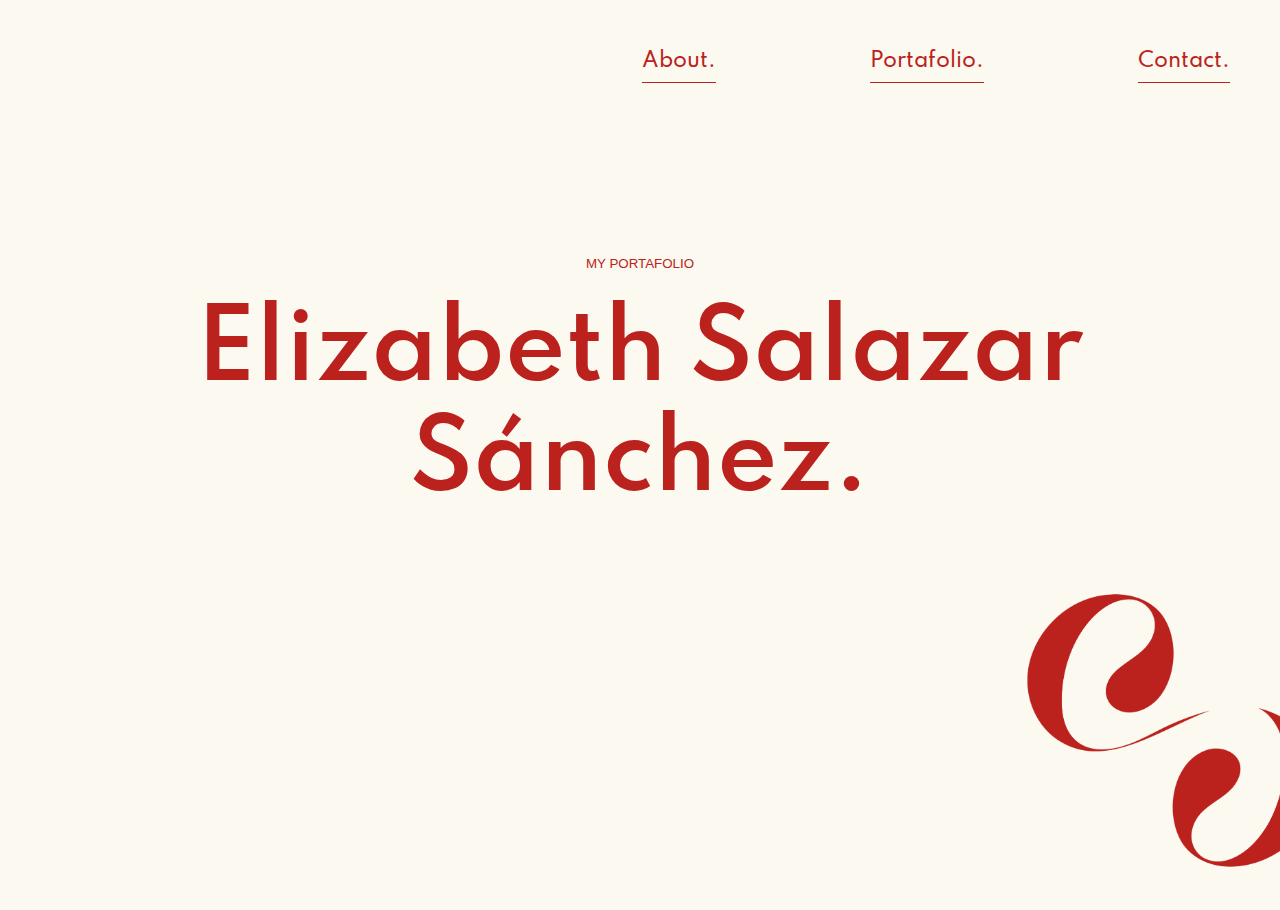
<file: index.html>
<!DOCTYPE html>
<html lang="en">
  <head>
    <meta charset="UTF-8" />
    <meta name="viewport" content="width=device-width, initial-scale=1.0" />
    <title>e.portfolio</title>
    <link rel="stylesheet" href="website.css" />
    <link rel="stylesheet" type="text" href="fonts.css" />
    <link rel="icon" type="image/x-icon" href="LOGOS/ESS-03.png" />
  </head>
  <style>
    * div {
      background-color: #fcf9f0;
      background-size: cover;
    }
  </style>
  <body>
    <div class="main">
      <div class="menu">
        <ul>
          <li><a href="./About.html">About.</a></li>
          <li><a href="./Portafolio.html">Portafolio.</a></li>
          <li><a href="./Contact.html">Contact.</a></li>
        </ul>
      </div>
    </div>
    <div>
      <p
        style="
          font-family: Arial, Helvetica, sans-serif;
          font-size: 10pt;
          color: #bb221d;
          position: centers;
          text-align: center;
          padding-top: 20%;
        "
      >
        MY PORTAFOLIO
      </p>
      <h1
        style="
          font-family: SpartanSB;
          font-style: bold;
          font-size: 70pt;
          color: #bb221d;
          position: centers;
          text-align: center;
          padding-top: -20%;
          margin-top: 2%;
          margin: center;
        "
      >
        Elizabeth Salazar Sánchez.
      </h1>
      <img
        style="
          width: 350px;
          position: relative;
          margin-left: 78%;
          margin-top: 3%;
          opacity: 100%;
        "
        src="LOGOS/ESS-03.png"
      />
    </div>
  </body>
</html>
</file>
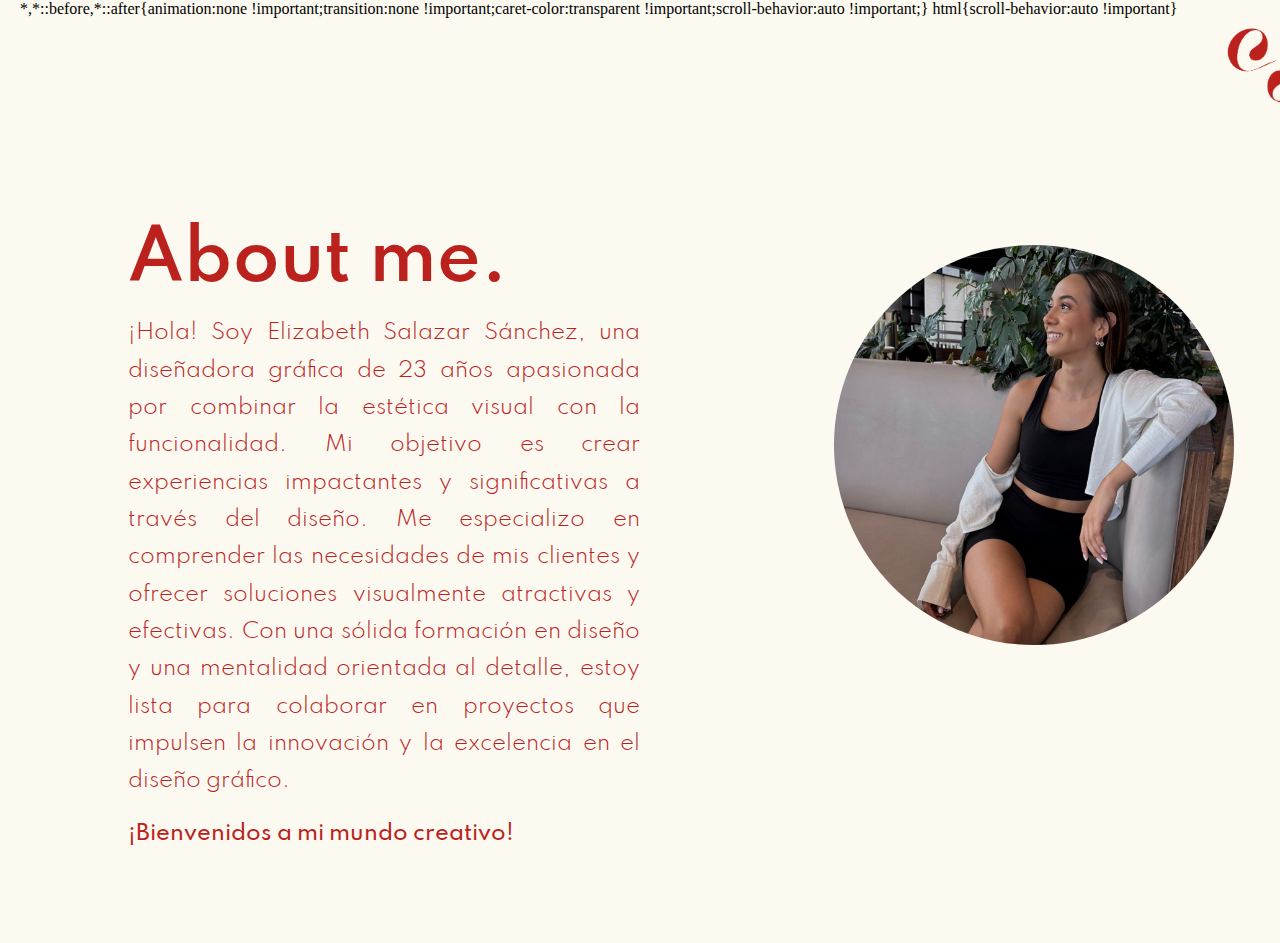
<file: About.html>
<!DOCTYPE html>
<html lang="en">
  <head>
    <meta charset="UTF-8" />
    <meta name="viewport" content="width=device-width, initial-scale=1.0" />
    <link rel="stylesheet" href="about.css" />
    <link rel="stylesheet" type="text" href="fonts.css" />
    <link rel="icon" type="image/x-icon" href="LOGOS/ESS-03.png" />
  </head>
  <style></style>
  <body>
    <div class="icon">
      <a href="./index.html" class="icon">
        <img style="width: 95px" src="LOGOS/ESS-03.png" />
      </a>
    </div>
    <div class="container">
      <h1
        style="
          font-family: SpartanSB;
          font-style: bold;
          font-size: 50pt;
          color: #bb221d;
          position: left;
          text-align: left;
          margin-top: 3%;
        "
      >
        About me.
      </h1>
      <p
        style="
          font-family: SpartanLight;
          font-style: bold;
          font-size: 16pt;
          line-height: 28pt;
          color: #bb221d;
          position: left;
          text-align: justify;
          padding-top: -20%;
          margin-top: 3%;
        "
      >
        ¡Hola! Soy Elizabeth Salazar Sánchez, una diseñadora gráfica de 23 años
        apasionada por combinar la estética visual con la funcionalidad. Mi
        objetivo es crear experiencias impactantes y significativas a través del
        diseño. Me especializo en comprender las necesidades de mis clientes y
        ofrecer soluciones visualmente atractivas y efectivas. Con una sólida
        formación en diseño y una mentalidad orientada al detalle, estoy lista
        para colaborar en proyectos que impulsen la innovación y la excelencia
        en el diseño gráfico.
      </p>
      <p
        style="
          font-family: SpartanMedium;
          font-style: bold;
          font-size: 16pt;
          line-height: 28pt;
          color: #bb221d;
          position: left;
          text-align: justify;
          padding-top: -20%;
          margin-top: 3%;
        "
      >
        ¡Bienvenidos a mi mundo creativo!
      </p>
    </div>
    <div class="imagecontainer">
      <img src="ess.jpg" />
    </div>
  </body>
</html>
</file>
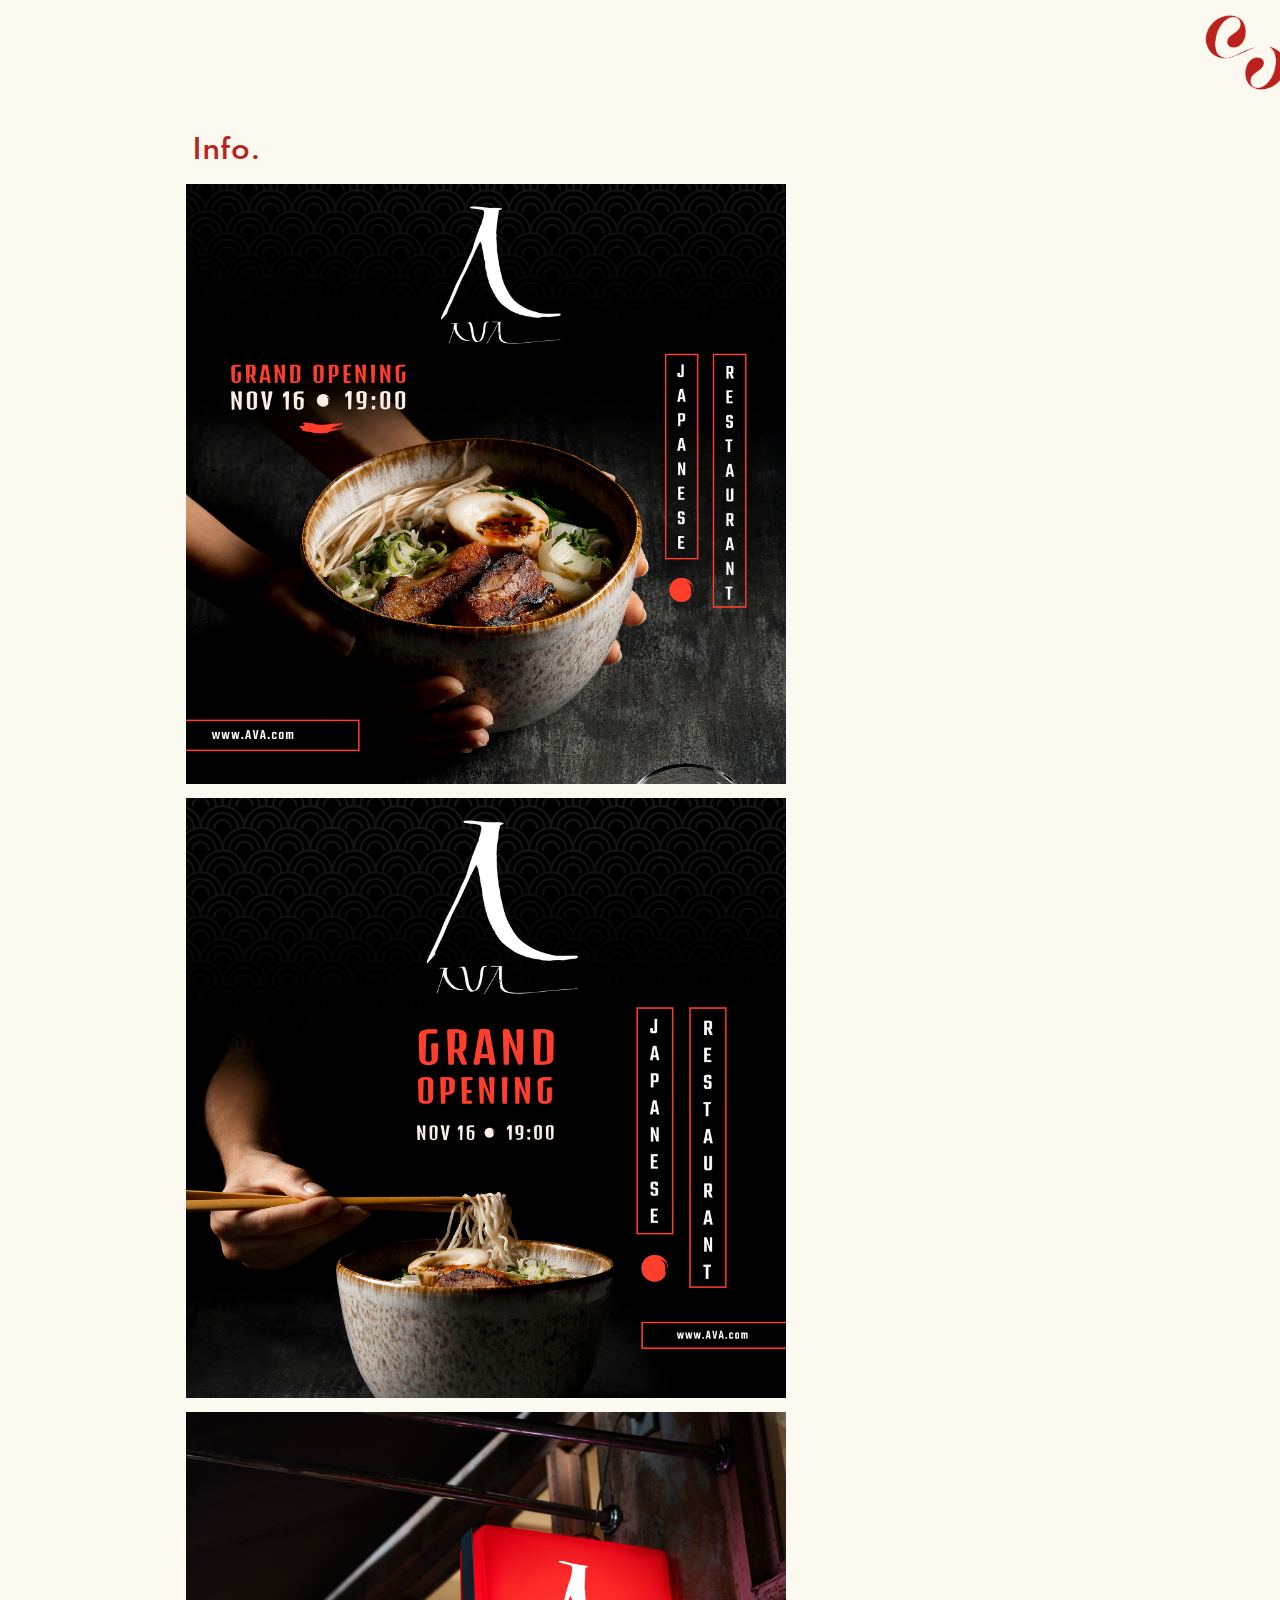
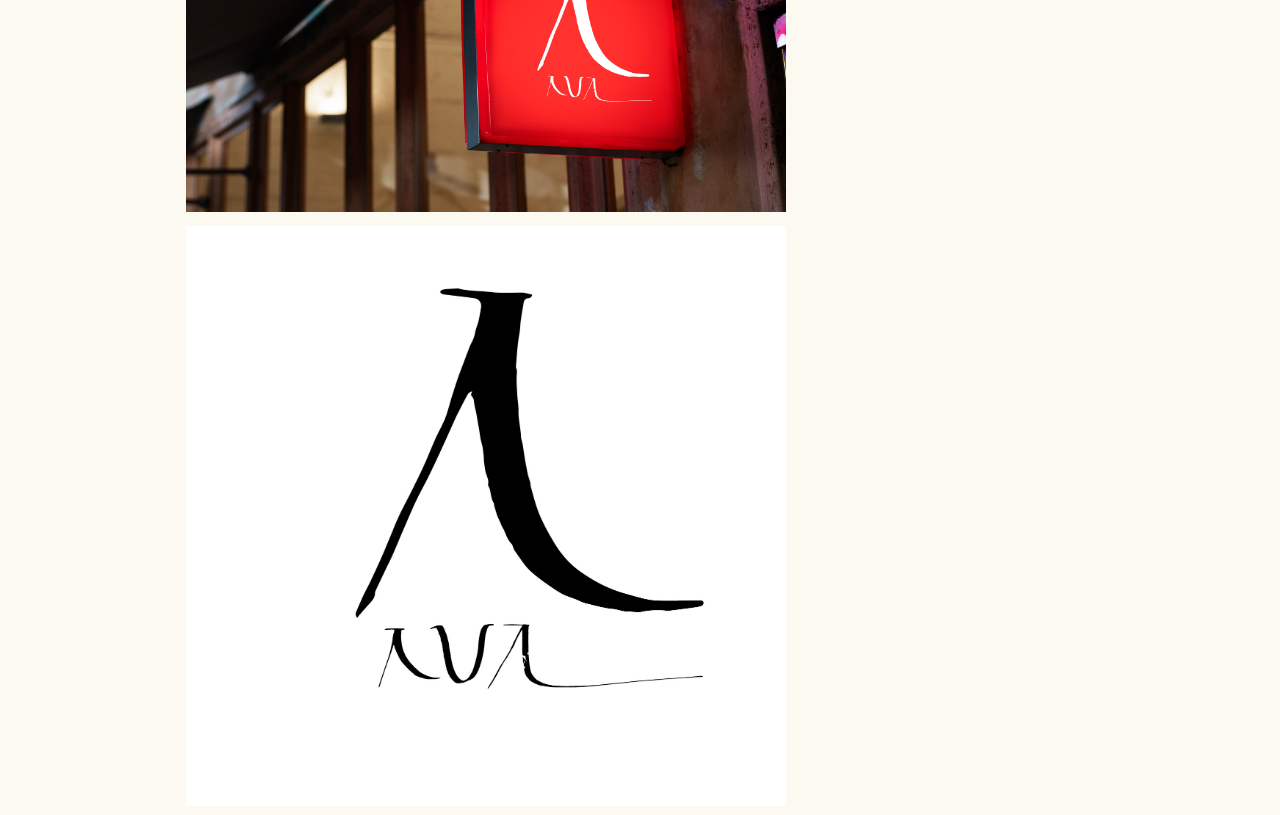
<file: ava.html>
<!DOCTYPE html>
<html lang="en">
  <head>
    <meta charset="UTF-8" />
    <meta name="viewport" content="width=device-width, initial-scale=1.0" />
    <title>e.portfolio</title>
    <link rel="stylesheet" href="ava.css" />
    <link rel="stylesheet" type="text" href="fonts.css" />
    <link rel="icon" type="image/x-icon" href="LOGOS/ESS-03.png" />
  </head>
  <style>
    * div {
      background-color: #fcf9f0;
    }
  </style>
  <body>
        <div class="icon">
      <a href="./Portafolio.html" class="icon">
        <img
          style="width: 95px; height: 95px"
          src="LOGOS/ESS-03.png"
        />
      </a>
      </div>
    </div>
                 <script>
      const dialog = document.querySelector("dialog");
      const showButton = document.querySelector("dialog + button");
      const closeButton = document.querySelector("dialog button");

      // "Show the dialog" button opens the dialog modally
        showButton.addEventListener("click", () => {
          dialog.showModal();
        });

        // "Close" button closes the dialog
        closeButton.addEventListener("click", () => {
          dialog.close();
        });
    </script>
    <dialog id="info." class="info">
      <p>En mi curso universitario de caligrafía,realicé la creación del nombre de una marca para un restaurante oriental, utilizando exclusivamente plumilla y tinta. Este desafío me permitió fusionar la delicadeza de la caligrafía con la rica cultura de la gastronomía oriental. Sumergido en la estética y la esencia del Lejano Oriente, se exploró diversos estilos de escritura para capturar la autenticidad y el encanto de la cocina asiática. Cada trazo, meticulosamente elaborado a mano, buscaba transmitir la elegancia y la sofisticación que se esperaría al disfrutar de una experiencia culinaria en el restaurante. El resultado final fue un nombre de marca exquisitamente diseñado, lleno de carácter y listo para adornar la entrada de un destino gastronómico único.</p>
      <button id="X" class="x">X</button>
    </dialog>
<button id="openDialog" class="Info">Info.</button>
    <div class="main">
      <div class="img">
        <img src="./AVA/A1.jpeg" />
        <img src="./AVA/A3.jpeg" />
        <img src="./AVA/A2.jpeg" />
        <img src="./AVA/A4.jpeg" />
      </div>
    </div>
       <script>
      (function () {
        var updateButton = document.getElementById("openDialog");
        var cancelButton = document.getElementById("X");
        var favDialog = document.getElementById("info.");
 
        // Update button opens a modal dialog
        updateButton.addEventListener("click", function () {
          favDialog.showModal();
        });
 
        // Form cancel button closes the dialog box
        cancelButton.addEventListener("click", function () {
          favDialog.close();
        });
      })();
    </script>
  </body>
</html>
</file>
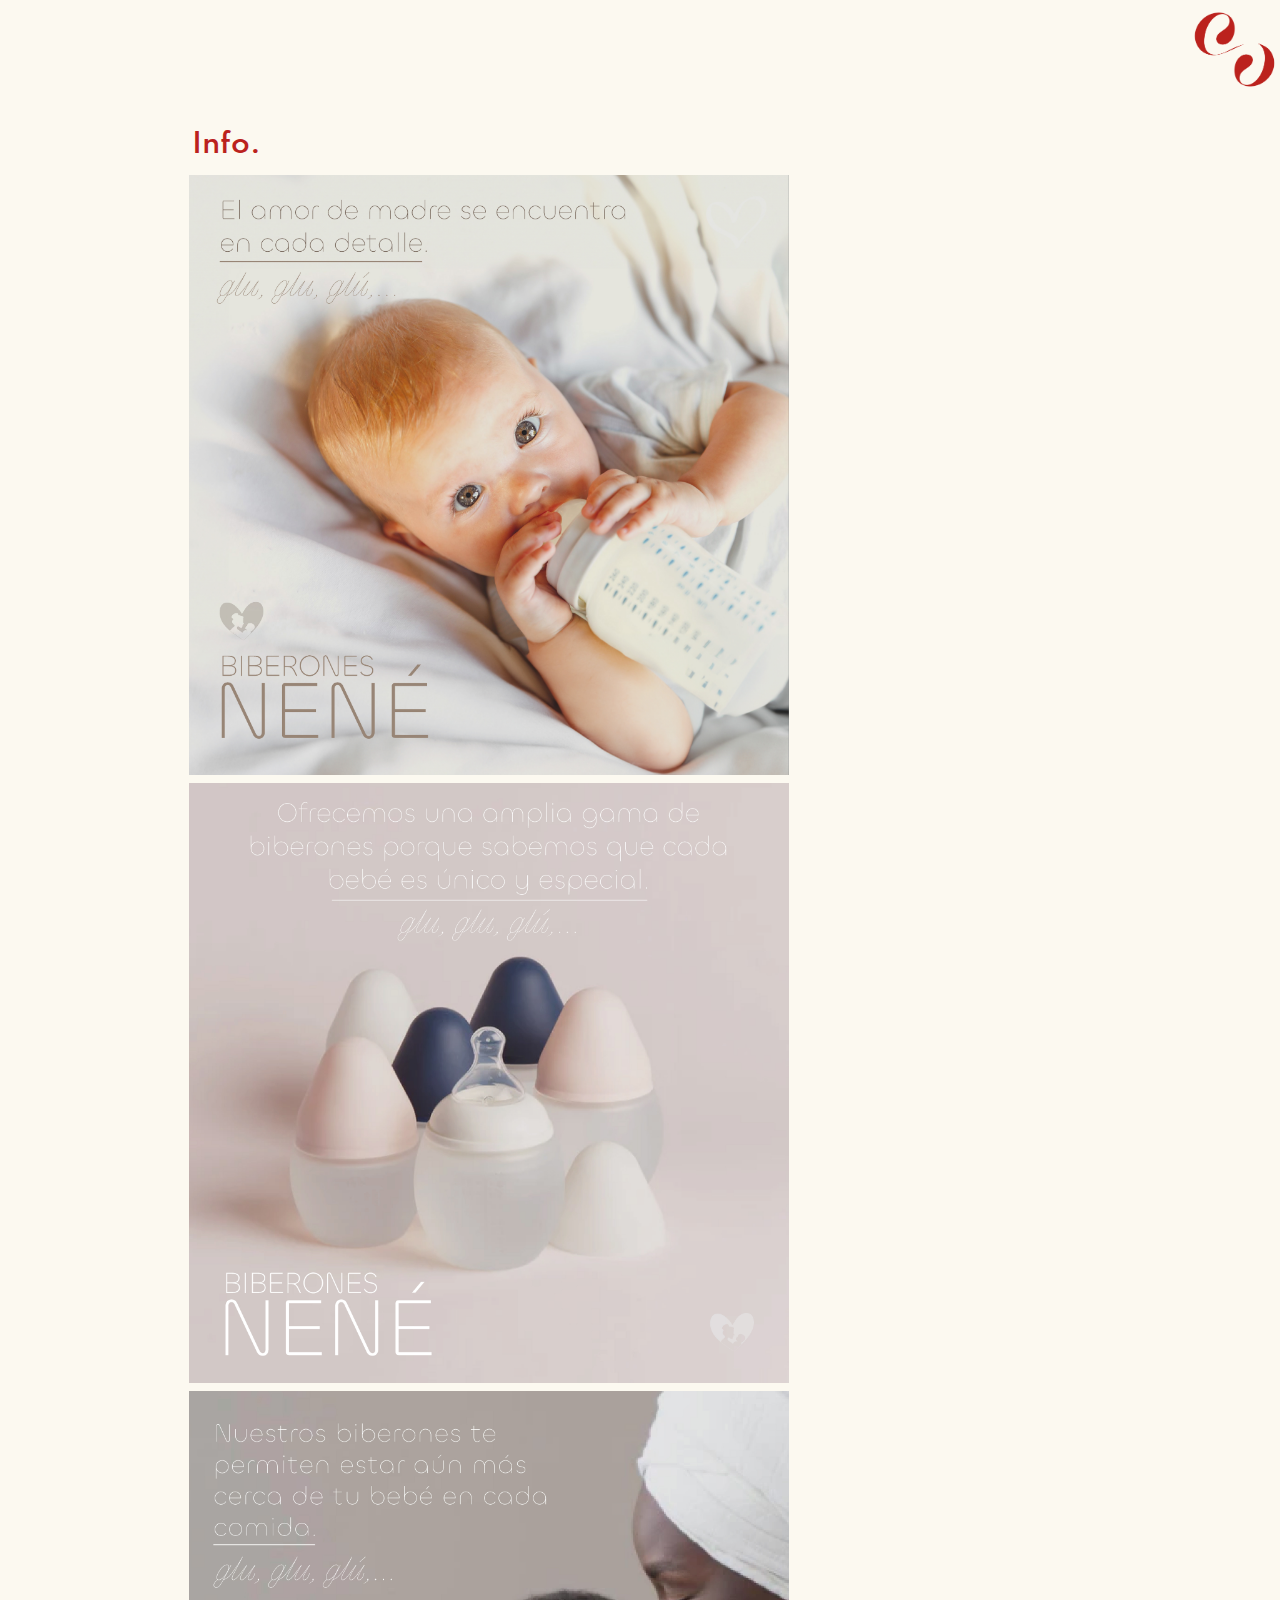
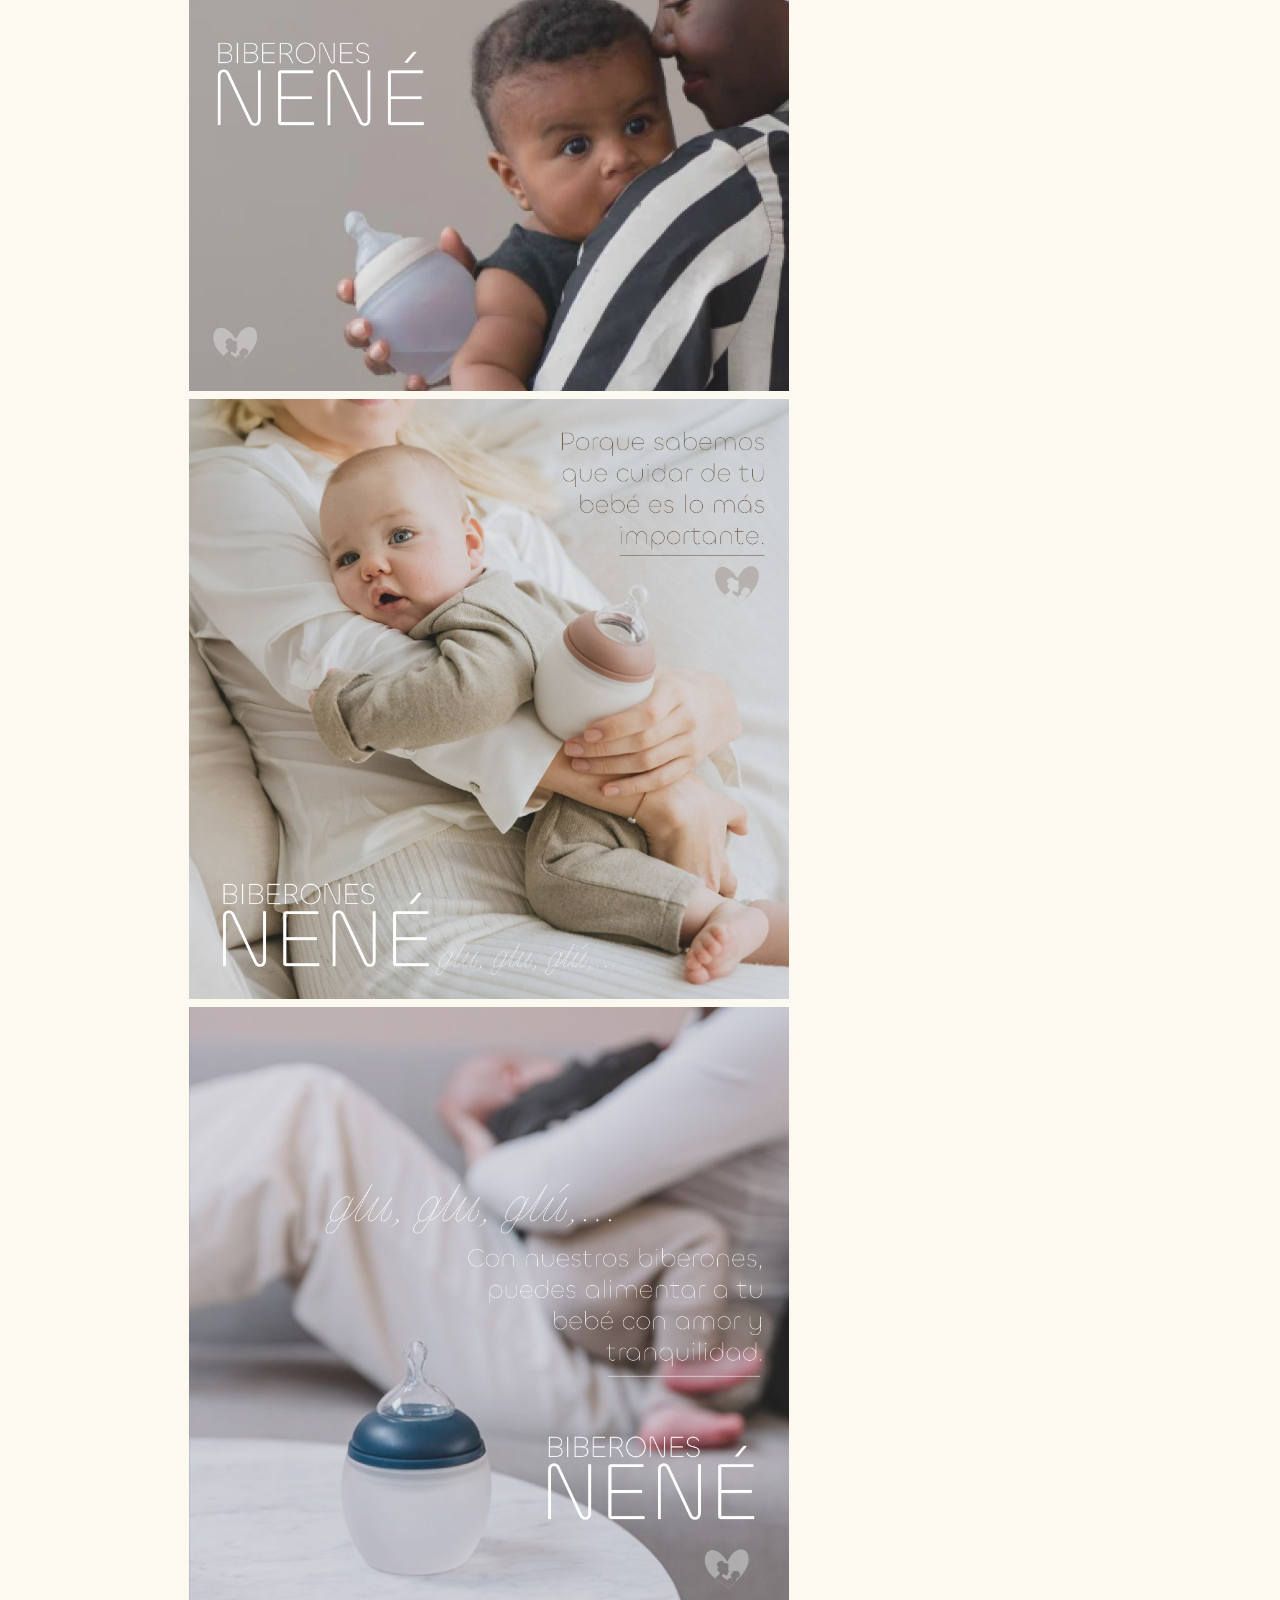
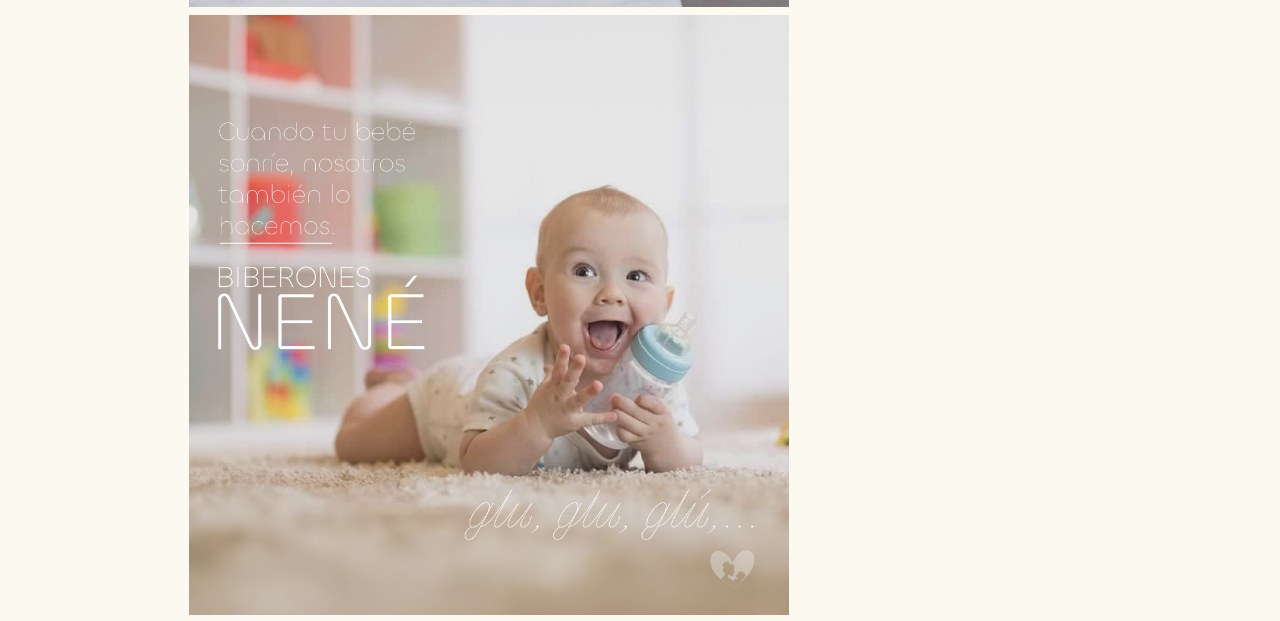
<file: biberones.html>
<!DOCTYPE html>
<html lang="en">
  <head>
    <meta charset="UTF-8" />
    <meta name="viewport" content="width=device-width, initial-scale=1.0" />
    <title>e.portfolio</title>
    <link rel="stylesheet" href="biberones.css" />
    <link rel="stylesheet" type="text" href="fonts.css" />
    <link rel="icon" type="image/x-icon" href="LOGOS/ESS-03.png" />
  </head>
  <style>
    * div {
      background-color: #fcf9f0;
    }
  </style>
  <body>
        <div class="icon">
      <a href="./Portafolio.html" class="icon">
        <img
          style="width: 95px; height: 95px"
          src="LOGOS/ESS-03.png"
        />
      </a>
      </div>
    </div>
             <script>
      const dialog = document.querySelector("dialog");
      const showButton = document.querySelector("dialog + button");
      const closeButton = document.querySelector("dialog button");

      // "Show the dialog" button opens the dialog modally
        showButton.addEventListener("click", () => {
          dialog.showModal();
        });

        // "Close" button closes the dialog
        closeButton.addEventListener("click", () => {
          dialog.close();
        });
    </script>
    <dialog id="info." class="info">
      <p>En este proyecto universitario, me embarqué en la creación de una campaña publicitaria para promocionar unos biberones. Desde la estética hasta los copys, el eslogan y el logo, me sumergí en cada detalle para desarrollar una campaña coherente y atractiva. Utilicé imágenes encontradas en internet para ilustrar mis conceptos y mensajes publicitarios. Mi objetivo era demostrar mi capacidad para crear una identidad de marca sólida y comunicar eficazmente los beneficios de los biberones en un mercado competitivo. A través de este proyecto, adquirí experiencia práctica en el diseño publicitario y la gestión de campañas, preparándome para desafíos futuros en el campo de la comunicación visual.</p>
      <button id="X" class="x">X</button>
    </dialog>
<button id="openDialog" class="Info">Info.</button>
    <div class="main">
      <div class="img">
        <img src="./BIBERONES/B1.jpeg" />
        <img src="./BIBERONES/B2.jpeg" />
        <img src="./BIBERONES/B3.jpeg" />
        <img src="./BIBERONES/B4.jpeg" />
        <img src="./BIBERONES/B5.jpeg" />
        <img src="./BIBERONES/B6.jpeg" />
      </div>
    </div>
        <script>
      (function () {
        var updateButton = document.getElementById("openDialog");
        var cancelButton = document.getElementById("X");
        var favDialog = document.getElementById("info.");
 
        // Update button opens a modal dialog
        updateButton.addEventListener("click", function () {
          favDialog.showModal();
        });
 
        // Form cancel button closes the dialog box
        cancelButton.addEventListener("click", function () {
          favDialog.close();
        });
      })();
    </script>
  </body>
</html>
</file>
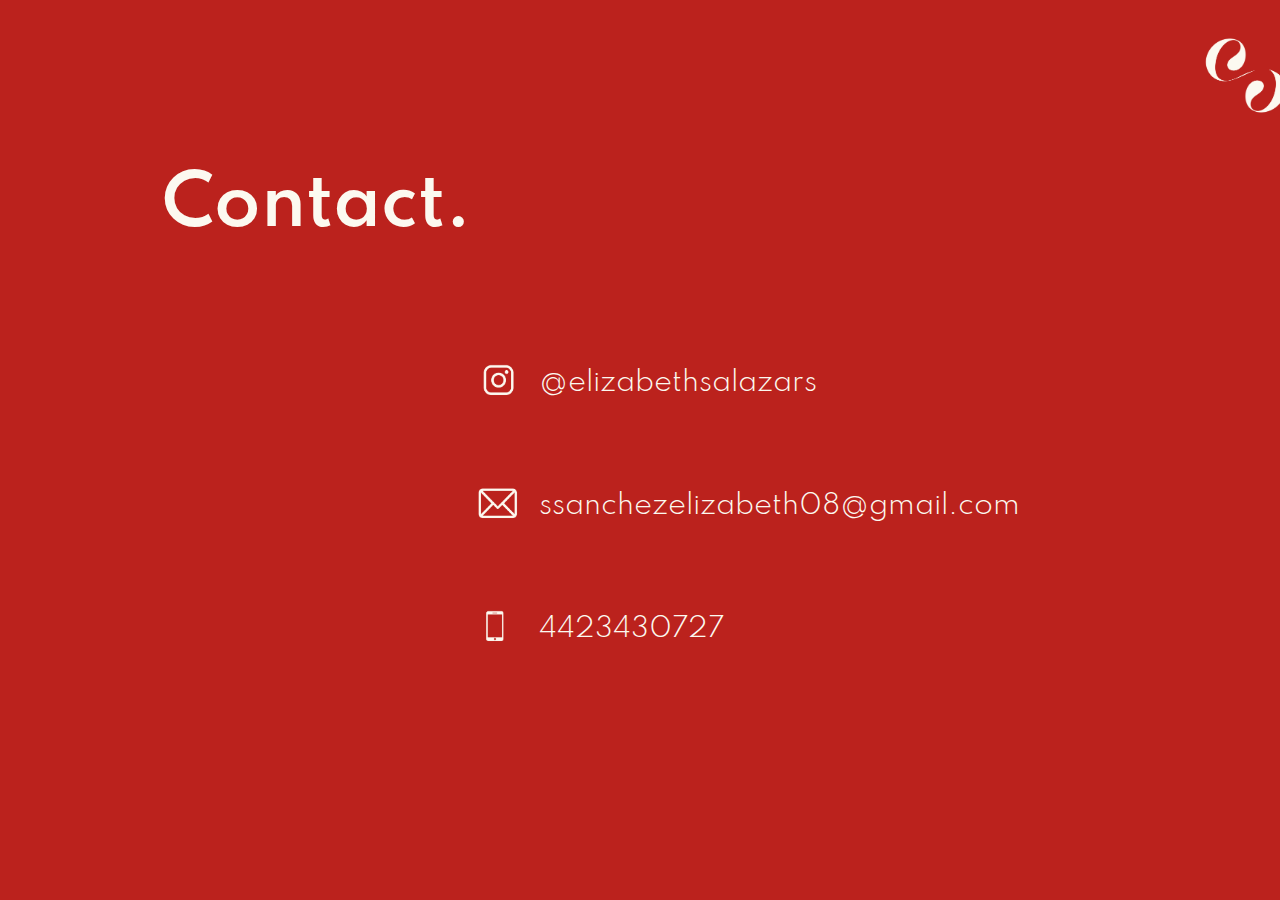
<file: Contact.html>
<!DOCTYPE html>
<html lang="en">
  <head>
    <meta charset="UTF-8" />
    <meta name="viewport" content="width=device-width, initial-scale=1.0" />
    <title>e.portfolio</title>
    <link rel="stylesheet" href="Contact.css" />
    <link rel="stylesheet" type="text" href="fonts.css" />
    <link rel="icon" type="image/x-icon" href="LOGOS/ESS-03.png" />
  </head>
  <style></style>
  <body>
    <div class="icon">
      <a href="./index.html" class="icon">
        <img
          style="width: 95px; height: 95px"
          src="LOGOS/logo es-INVERT-03.png"
        />
      </a>
    </div>
    <div class="main">
      <h1
        style="
          font-family: SpartanSB;
          font-style: bold;
          font-size: 50pt;
          color: #fcf9f0;
          position: left;
          text-align: left;
          margin-top: 0%;
          margin-left: 10%;
        "
      >
        Contact.
      </h1>
    </div>
    <div class="body">
      <div class="container">
        <img src="./icons/INVERT-02.png" />
        <p>@elizabethsalazars</p>
        <br />
        <br />
        <br />
        <br />
        <img src="./icons/INVERT-03.png" />
        <p>ssanchezelizabeth08@gmail.com</p>
        <br />
        <br />
        <br />
        <br />
        <img src="./icons/INVERT-01.png" />
        <p>4423430727</p>
      </div>
    </div>
  </body>
</html>
</file>
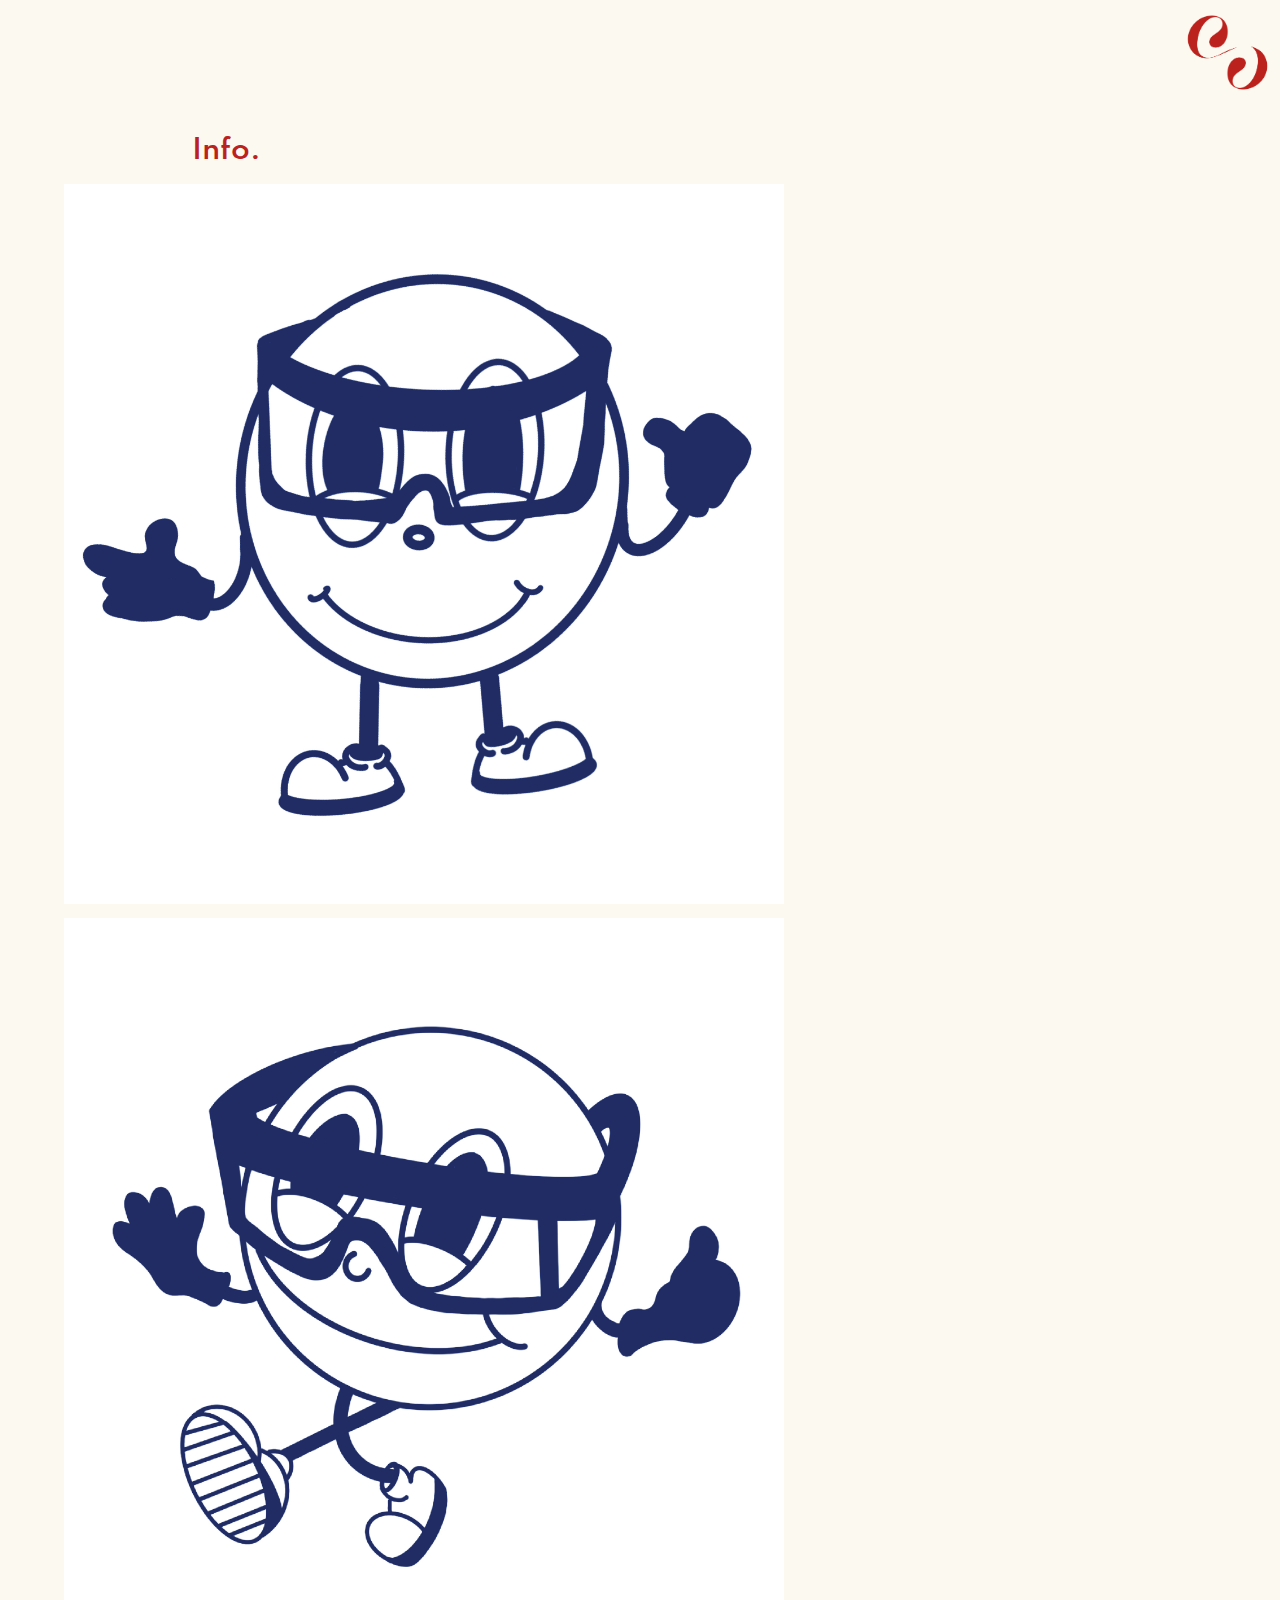
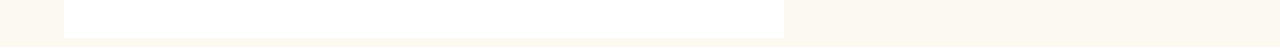
<file: dibujo.html>
<!DOCTYPE html>
<html lang="en">
  <head>
    <meta charset="UTF-8" />
    <meta name="viewport" content="width=device-width, initial-scale=1.0" />
    <title>e.portfolio</title>
    <link rel="stylesheet" href="dibujo.css" />
    <link rel="stylesheet" type="text" href="fonts.css" />
   <link rel="icon" type="image/x-icon" href="LOGOS/ESS-03.png" />
  </head>
  <style>
    * div {
      background-color: #fcf9f0;
    }
  </style>
  <body>
        <div class="icon">
      <a href="./Portafolio.html" class="icon">
        <img
          style="width: 95px; height: 95px"
          src="LOGOS/ESS-03.png"
        />
      </a>
      </div>
     <script>
      const dialog = document.querySelector("dialog");
      const showButton = document.querySelector("dialog + button");
      const closeButton = document.querySelector("dialog button");

      // "Show the dialog" button opens the dialog modally
        showButton.addEventListener("click", () => {
          dialog.showModal();
        });

        // "Close" button closes the dialog
        closeButton.addEventListener("click", () => {
          dialog.close();
        });
    </script>
    <dialog id="info." class="info">
      <p>Este proyecto consistió en el diseño de una mascota visual para una empresa ficticia. La tarea era crear una representación gráfica que no solo identificara a la empresa, sino que también comunicara sus valores y el campo en el que opera. Me sumergí en la investigación del sector y los valores de la empresa para comprender su identidad. A partir de ahí, desarrollé varios conceptos y bocetos, explorando diferentes formas, colores y elementos visuales. El objetivo era crear una mascota que fuera memorable y que resonara con el público objetivo, al tiempo que reflejara la esencia y la misión de la empresa. El resultado final fue una mascota visual que encapsulaba la personalidad y el propósito de la empresa, lista para ser utilizada como parte de su identidad visual.</p>
      <button id="X" class="x">X</button>
    </dialog>
<button id="openDialog" class="Info">Info.</button>
    </div>
    <div class="main">
      <div class="img">
        <img src="./AURUM CHEMICALS/A-01.jpg" />
        <img src="./AURUM CHEMICALS/A-02.jpg" />
      </div>
    </div>
    <script>
      (function () {
        var updateButton = document.getElementById("openDialog");
        var cancelButton = document.getElementById("X");
        var favDialog = document.getElementById("info.");
 
        // Update button opens a modal dialog
        updateButton.addEventListener("click", function () {
          favDialog.showModal();
        });
 
        // Form cancel button closes the dialog box
        cancelButton.addEventListener("click", function () {
          favDialog.close();
        });
      })();
    </script>
  </body>
</html>
</file>
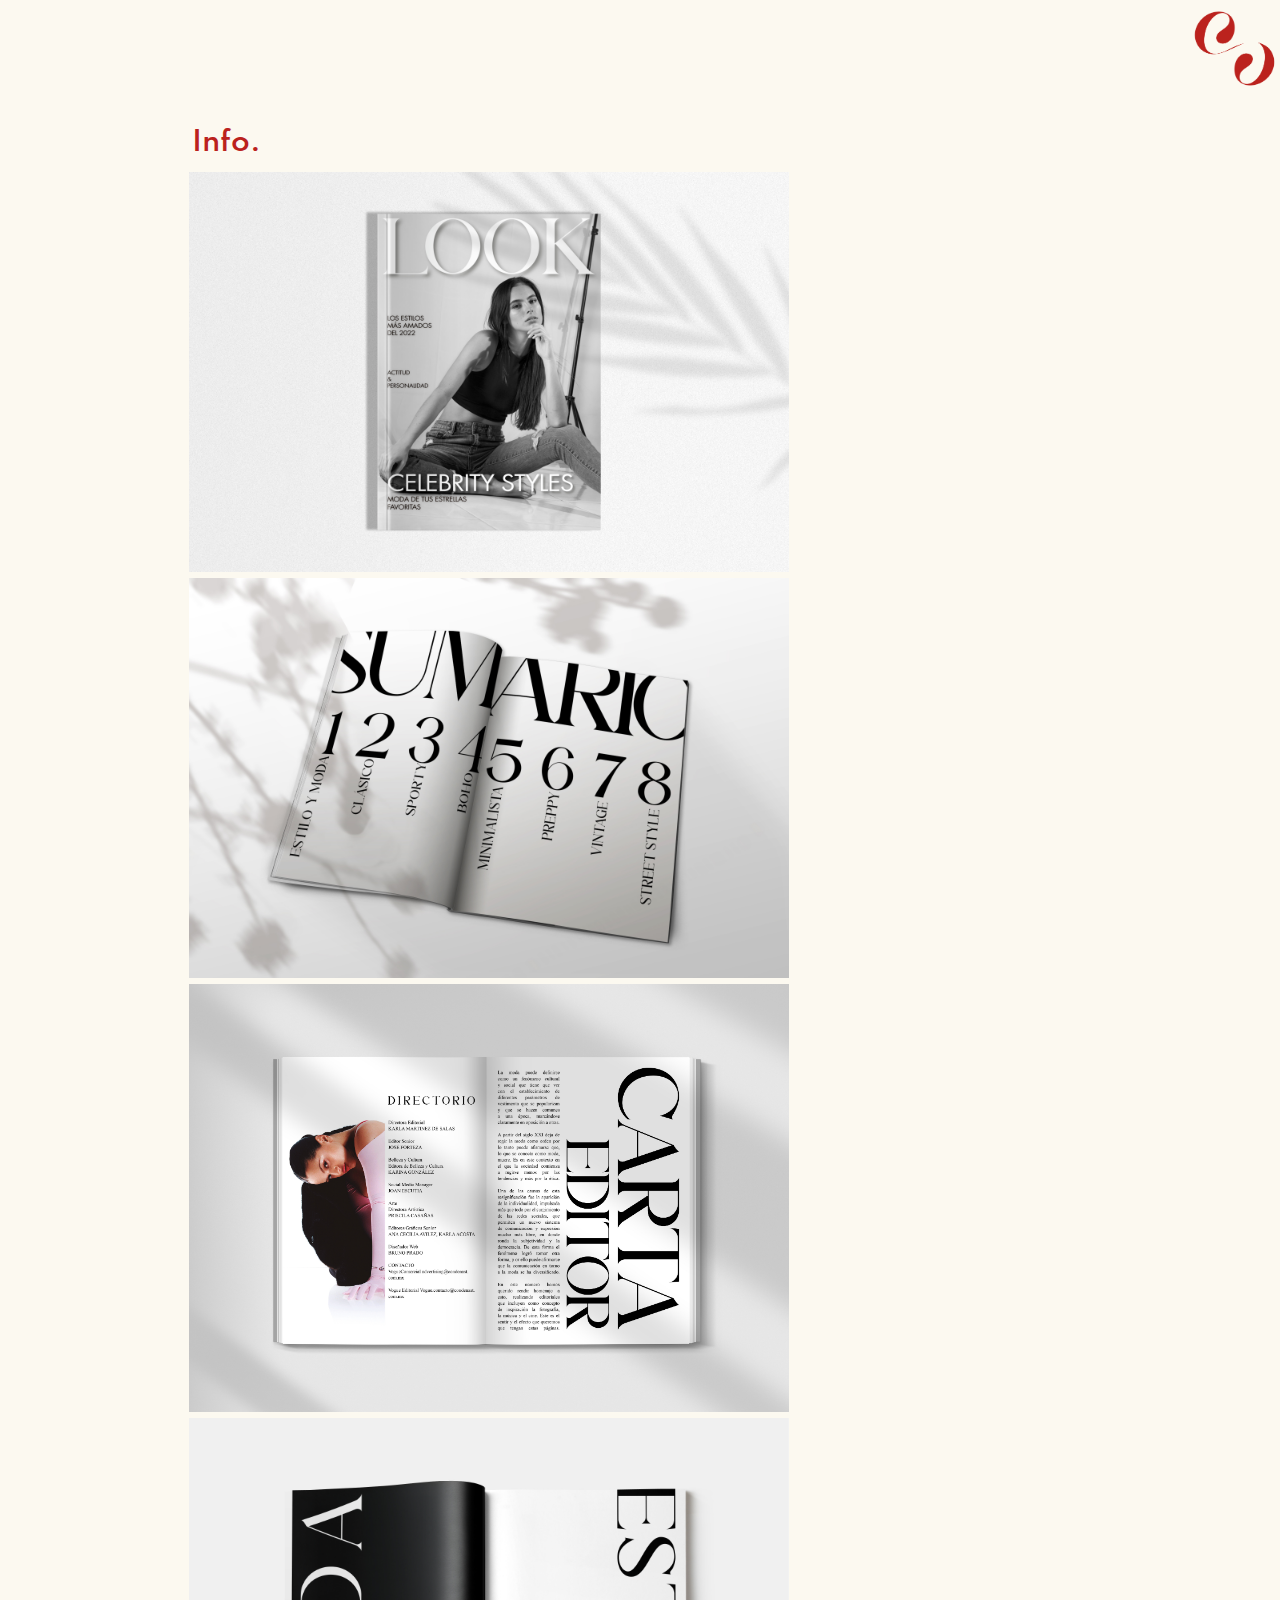
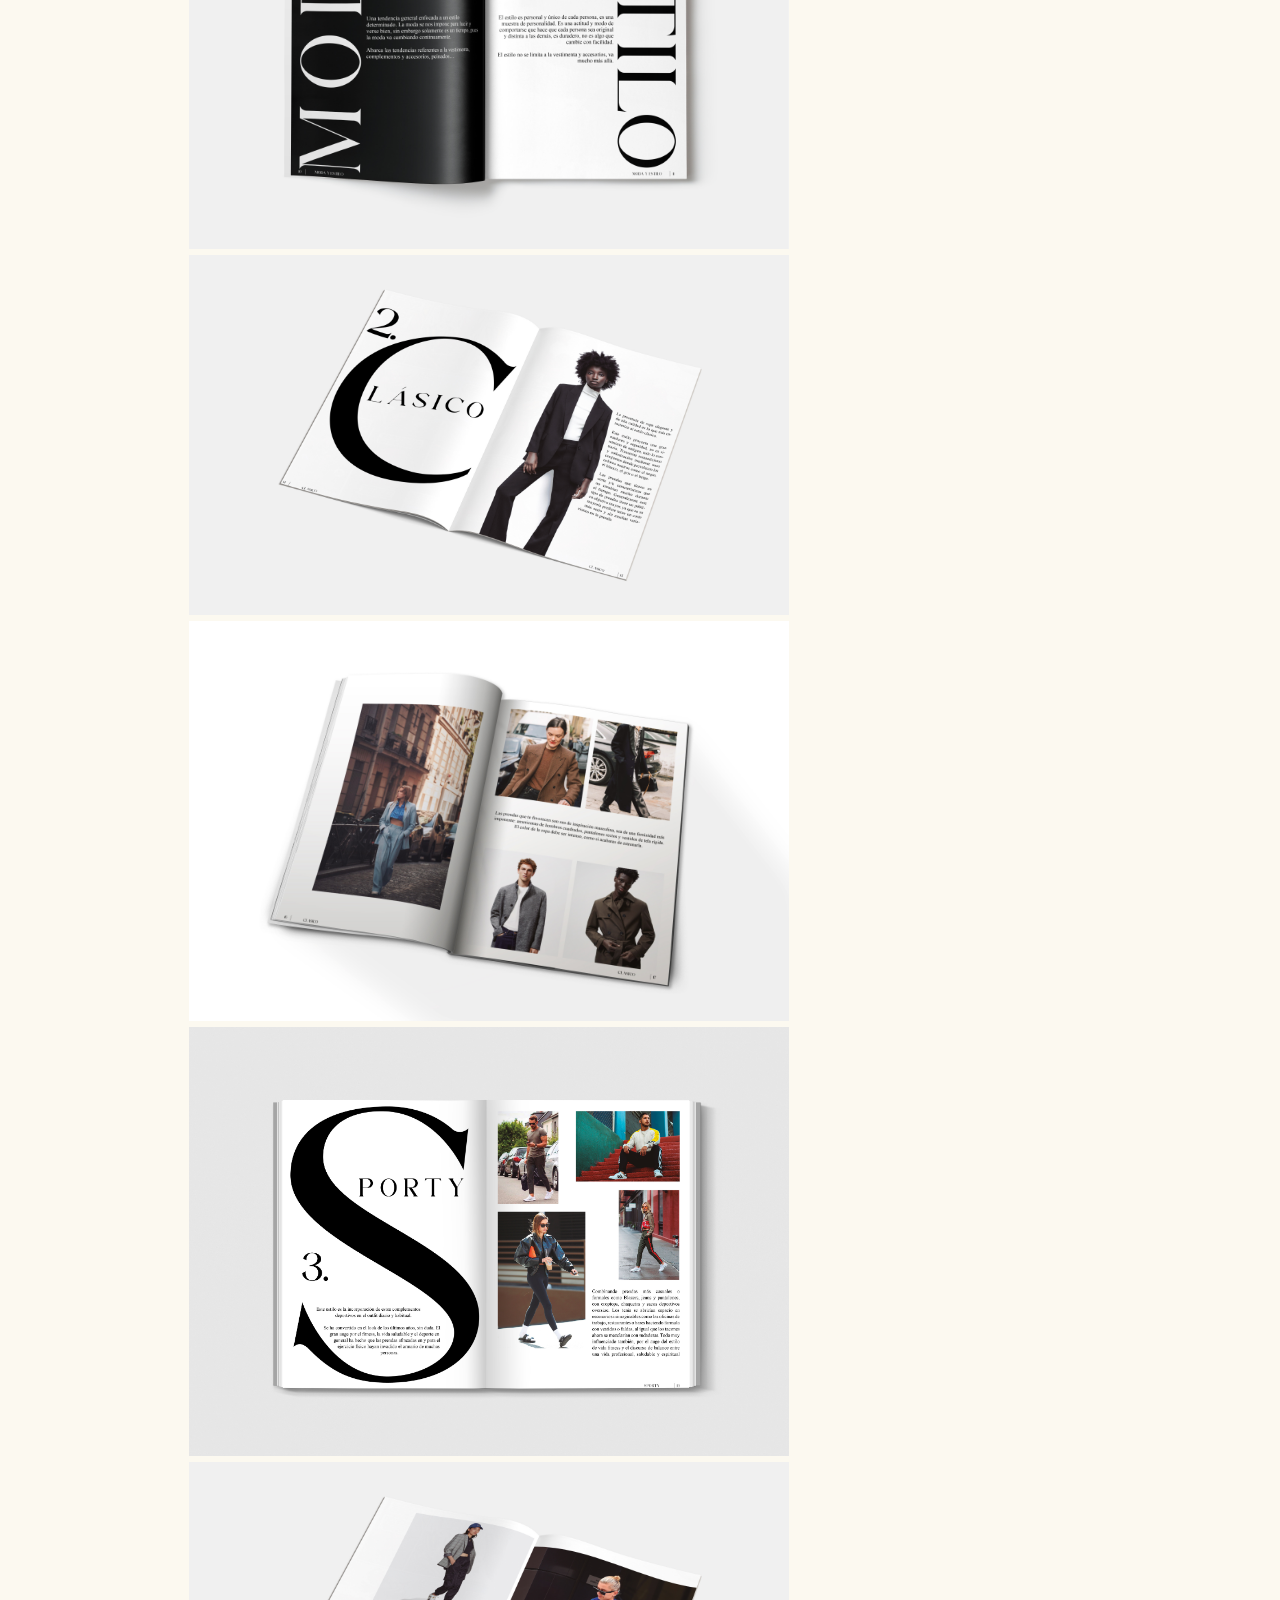
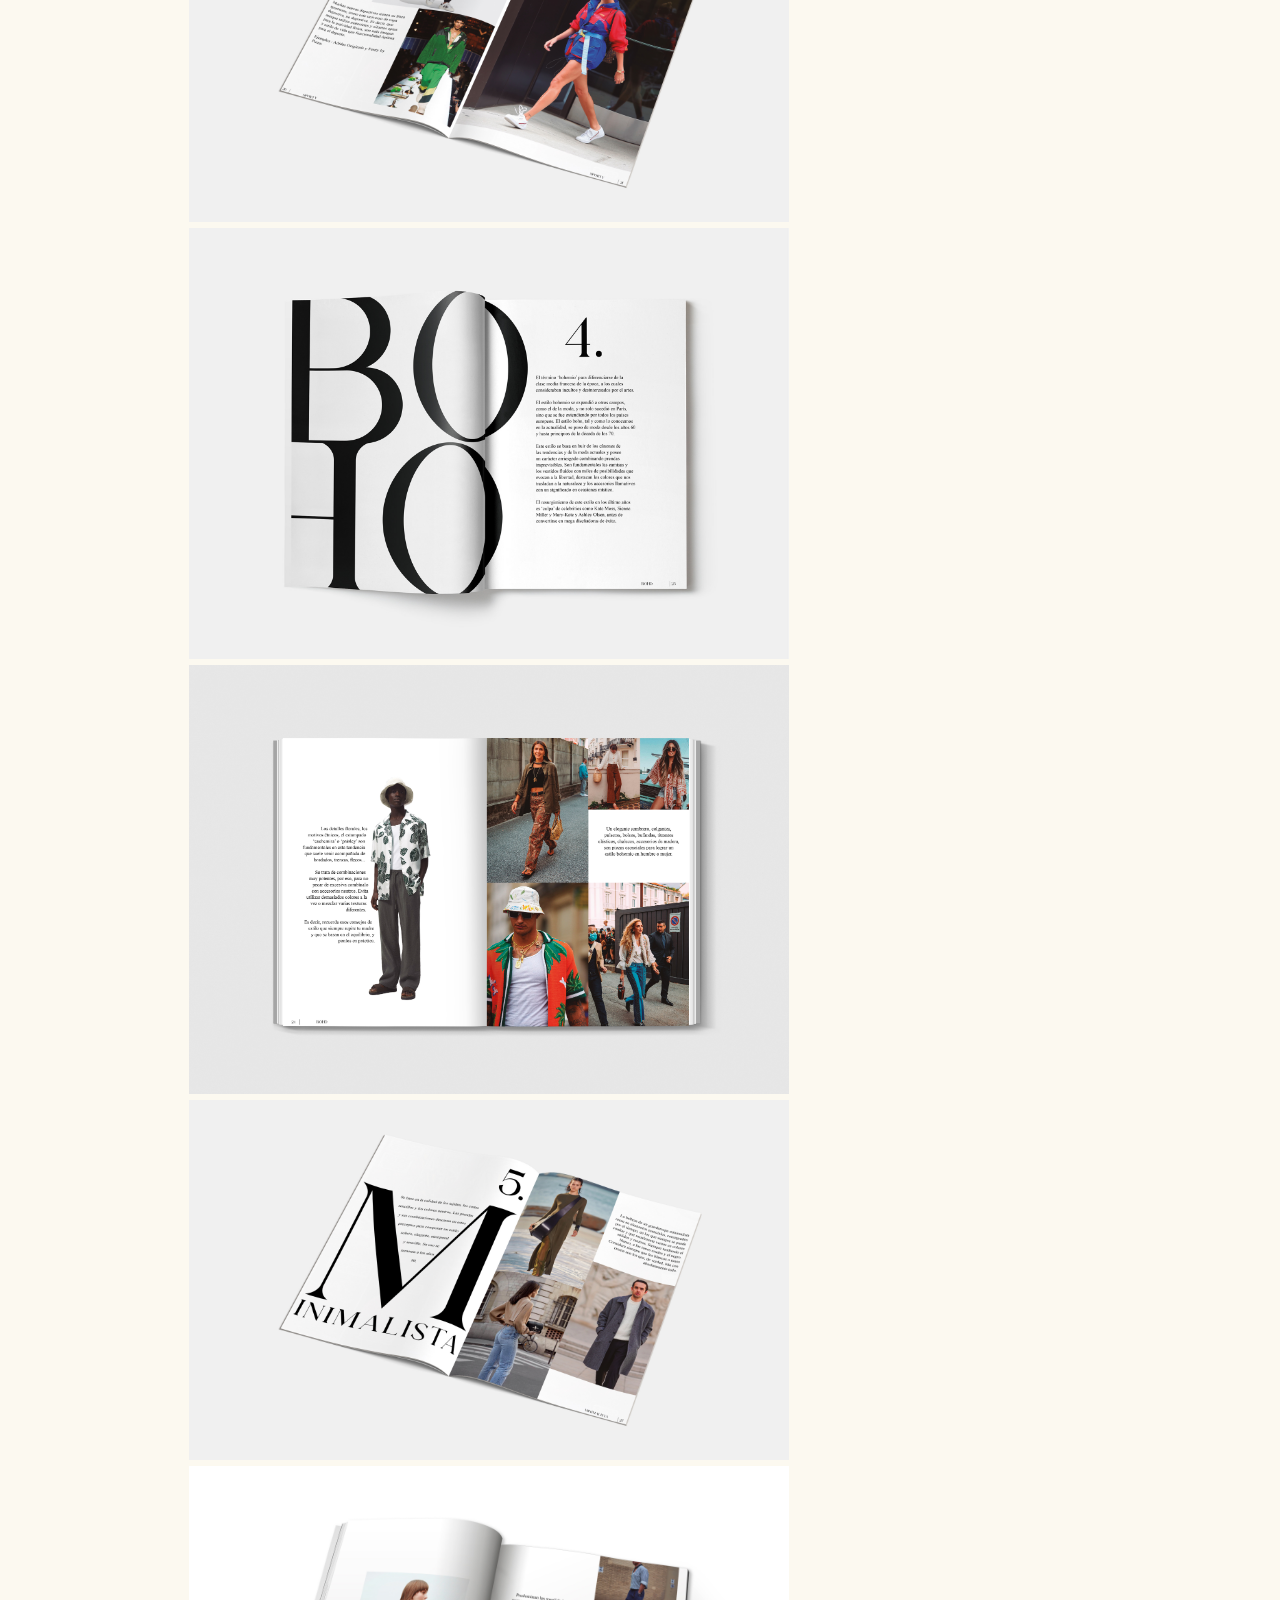
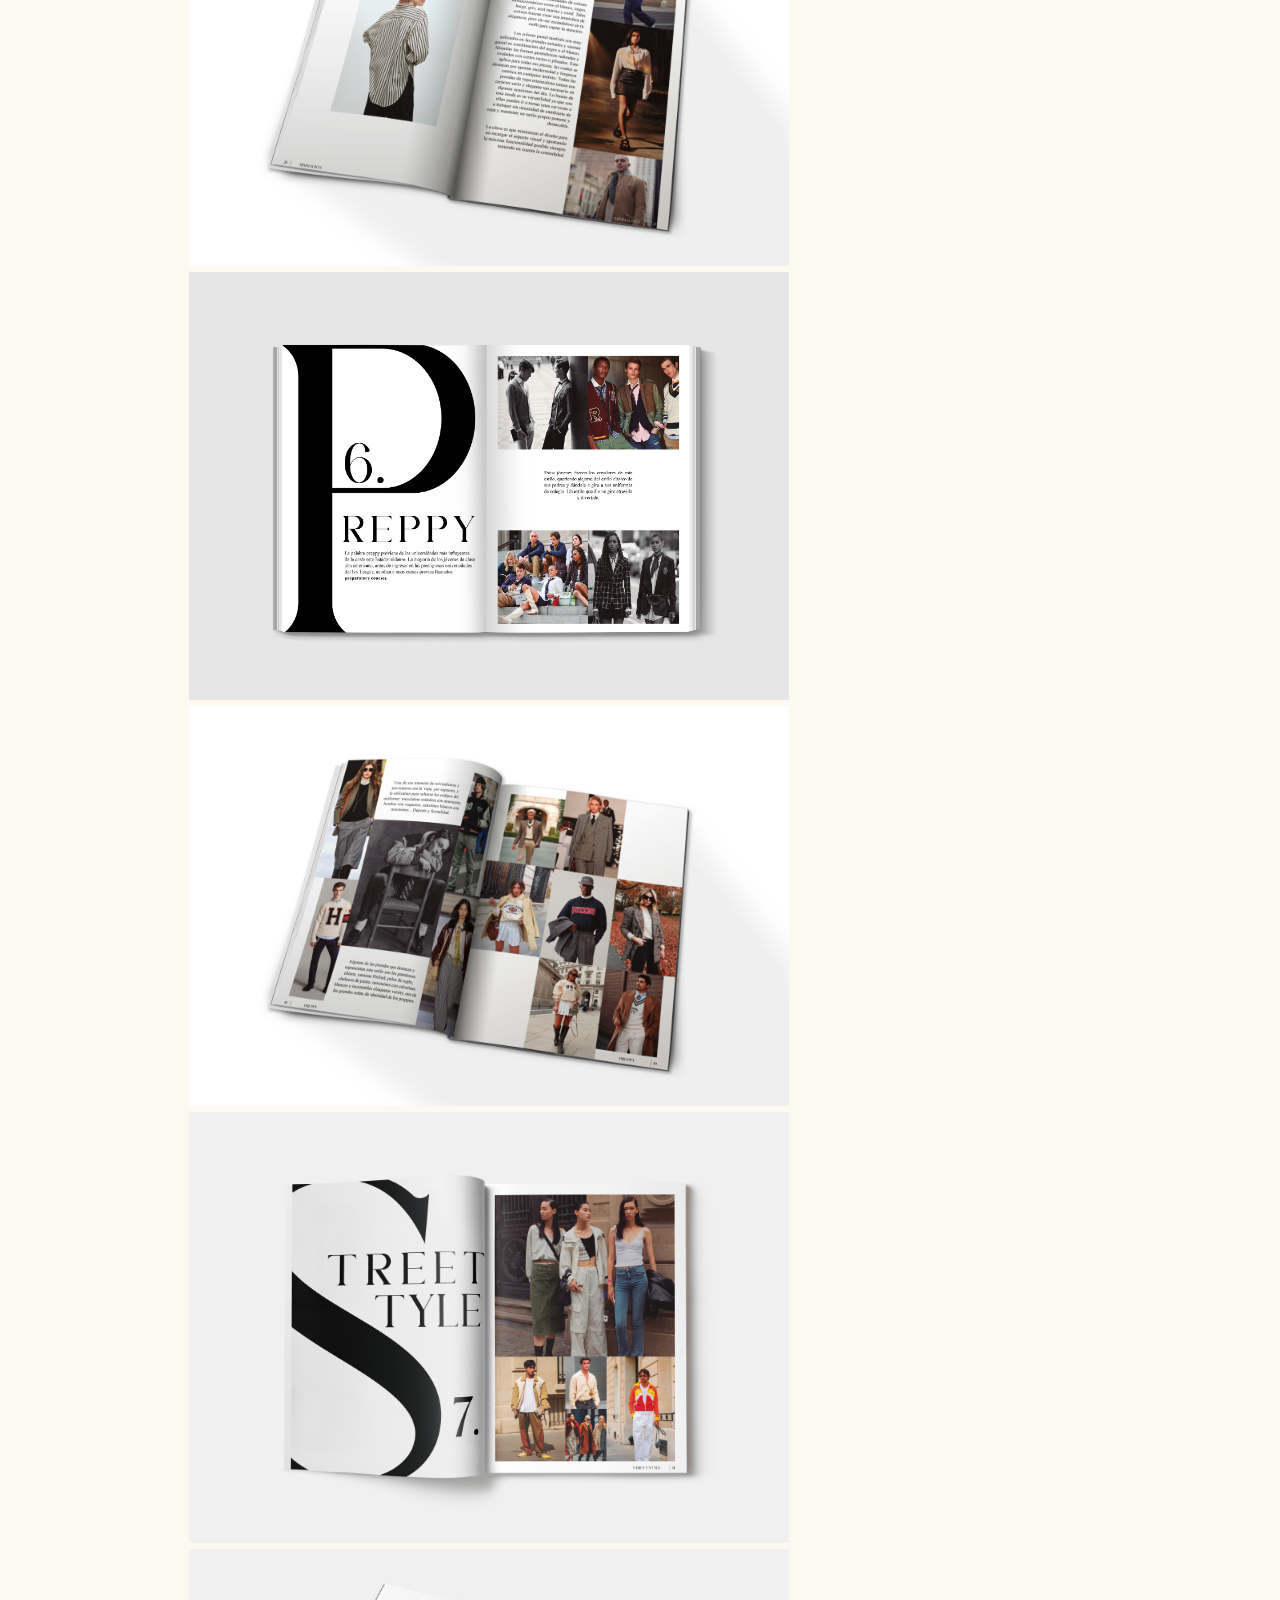
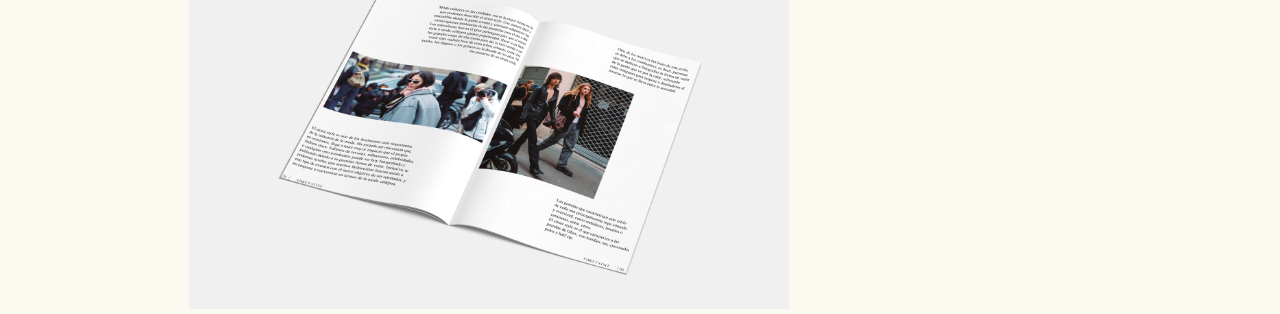
<file: revista.html>
<!DOCTYPE html>
<html lang="en">
  <head>
    <meta charset="UTF-8" />
    <meta name="viewport" content="width=device-width, initial-scale=1.0" />
    <title>e.portfolio</title>
    <link rel="stylesheet" href="revista.css" />
    <link rel="stylesheet" type="text" href="fonts.css" />
    <link rel="icon" type="image/x-icon" href="LOGOS/ESS-03.png" />
  </head>
  <style>
    * div {
      background-color: #fcf9f0;
    }
  </style>
  <body>
        <div class="icon">
      <a href="./Portafolio.html" class="icon">
        <img
          style="width: 95px; height: 95px"
          src="LOGOS/ESS-03.png"
        />
      </a>
      </div>
    </div>
             <script>
      const dialog = document.querySelector("dialog");
      const showButton = document.querySelector("dialog + button");
      const closeButton = document.querySelector("dialog button");

      // "Show the dialog" button opens the dialog modally
        showButton.addEventListener("click", () => {
          dialog.showModal();
        });

        // "Close" button closes the dialog
        closeButton.addEventListener("click", () => {
          dialog.close();
        });
    </script>
    <dialog id="info." class="info">
      <p>Este proyecto universitario surgió como parte del curso de Diseño Editorial, donde me propuse crear una revista desde cero. Desde el inicio, me sumergí en el proceso creativo, dedicando tiempo a la selección de contenido relevante y a la conceptualización del diseño. Desarrollé meticulosamente cada aspecto, desde la maquetación hasta la selección de tipografía, buscando transmitir visualmente la esencia de cada estilo de moda. El resultado final fue una revista que refleja mi compromiso con el diseño editorial y  pasión por la expresión visual.</p>
      <button id="X" class="x">X</button>
    </dialog>
<button id="openDialog" class="Info">Info.</button>
    <div class="main">
      <div class="img">
        <img src="./REVISTA ESS/1.1.jpg" />
        <img src="./REVISTA ESS/2.2.jpg" />
        <img src="./REVISTA ESS/3.jpg" />
        <img src="./REVISTA ESS/4.jpg" />
        <img src="./REVISTA ESS/5.jpg" />
        <img src="./REVISTA ESS/6.jpg" />
        <img src="./REVISTA ESS/7.jpg" />
        <img src="./REVISTA ESS/8.jpg" />
        <img src="./REVISTA ESS/BOHO.jpeg" />
        <img src="./REVISTA ESS/BOHO 2.jpeg" />
        <img src="./REVISTA ESS/11.jpg" />
        <img src="./REVISTA ESS/12.jpg" />
        <img src="./REVISTA ESS/13.jpg" />
        <img src="./REVISTA ESS/14.jpg" />
        <img src="./REVISTA ESS/15.jpg" />
        <img src="./REVISTA ESS/16.jpg" />
      </div>
    </div>
            <script>
      (function () {
        var updateButton = document.getElementById("openDialog");
        var cancelButton = document.getElementById("X");
        var favDialog = document.getElementById("info.");
 
        // Update button opens a modal dialog
        updateButton.addEventListener("click", function () {
          favDialog.showModal();
        });
 
        // Form cancel button closes the dialog box
        cancelButton.addEventListener("click", function () {
          favDialog.close();
        });
      })();
    </script>
  </body>
</html>
</file>
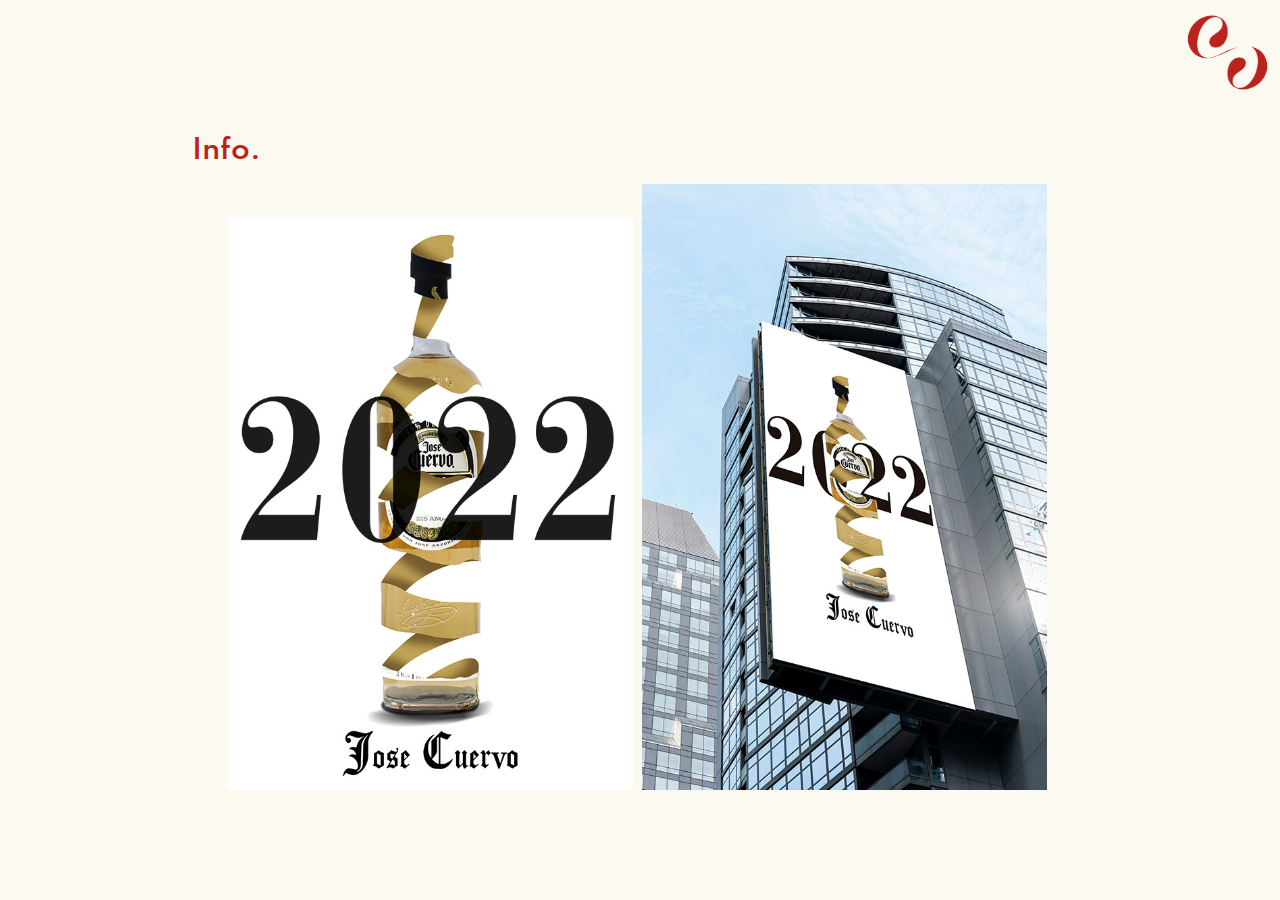
<file: tequila.html>
<!DOCTYPE html>
<html lang="en">
  <head>
    <meta charset="UTF-8" />
    <meta name="viewport" content="width=device-width, initial-scale=1.0" />
    <title>e.portfolio</title>
    <link rel="stylesheet" href="tequila.css" />
    <link rel="stylesheet" type="text" href="fonts.css" />
    <link rel="icon" type="image/x-icon" href="LOGOS/ESS-03.png" />
  </head>
  <style>
    * div {
      background-color: #fcf9f0;
    }
  </style>
  <body>
        <div class="icon">
      <a href="./Portafolio.html" class="icon">
        <img
          style="width: 95px; height: 95px"
          src="LOGOS/ESS-03.png"
        />
      </a>
      </div>
    </div>
         <script>
      const dialog = document.querySelector("dialog");
      const showButton = document.querySelector("dialog + button");
      const closeButton = document.querySelector("dialog button");

      // "Show the dialog" button opens the dialog modally
        showButton.addEventListener("click", () => {
          dialog.showModal();
        });

        // "Close" button closes the dialog
        closeButton.addEventListener("click", () => {
          dialog.close();
        });
    </script>
    <dialog id="info." class="info">
      <p>Este proyecto fue realizado en el ámbito universitario como parte del curso de Edición Editorial. Nuestra tarea consistió en seleccionar un producto y desarrollar propuestas creativas en torno a él. Optamos por el tequila, una bebida emblemática de nuestra cultura mexicana. A lo largo del proceso, exploramos diversas estrategias y enfoques para destacar las cualidades únicas de este destilado.</p>
      <button id="X" class="x">X</button>
    </dialog>
<button id="openDialog" class="Info">Info.</button>
    </div>
    <div class="main">
      <div class="img">
        <img src="./TEQUILA/TEQUILA 1.jpeg" />
        <img src="./TEQUILA/TEQUILA 2.jpeg" />
      </div>
    </div>
     <script>
      (function () {
        var updateButton = document.getElementById("openDialog");
        var cancelButton = document.getElementById("X");
        var favDialog = document.getElementById("info.");
 
        // Update button opens a modal dialog
        updateButton.addEventListener("click", function () {
          favDialog.showModal();
        });
 
        // Form cancel button closes the dialog box
        cancelButton.addEventListener("click", function () {
          favDialog.close();
        });
      })();
    </script>
  </body>
</html>
</file>
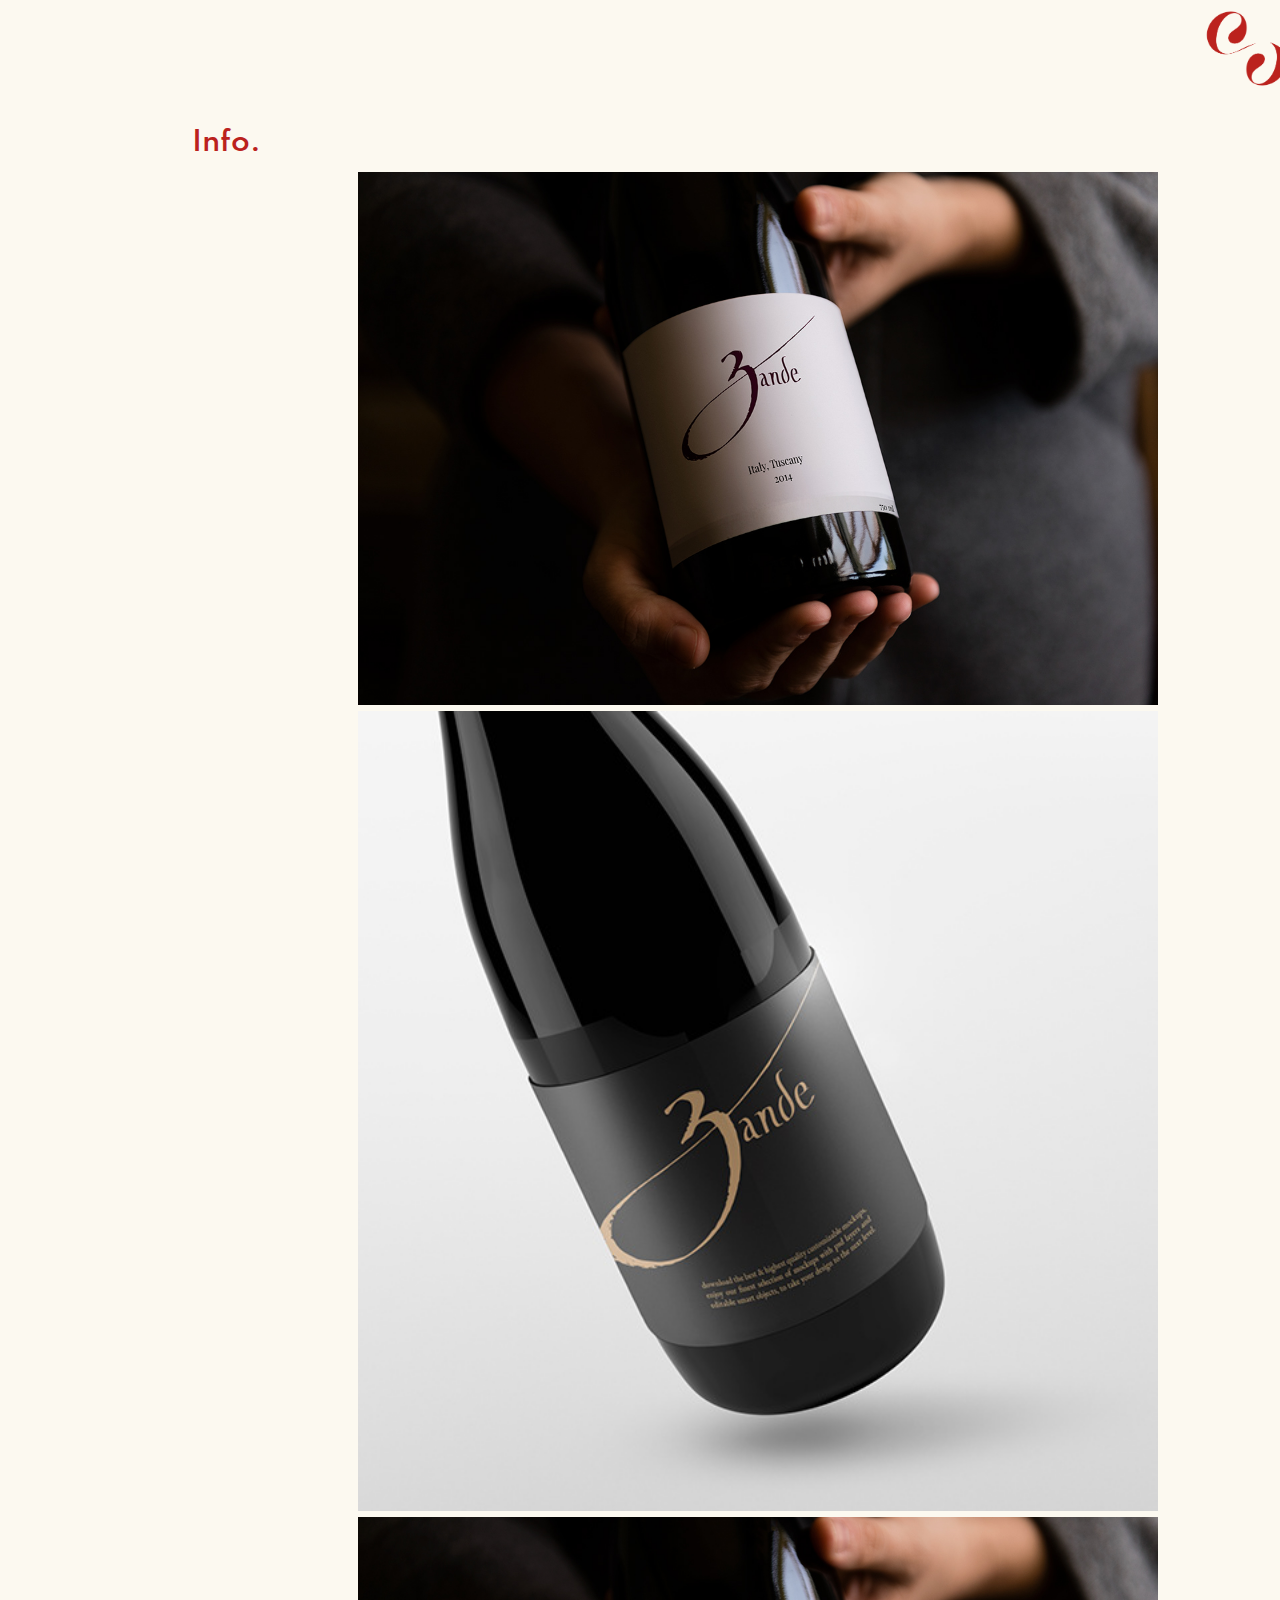
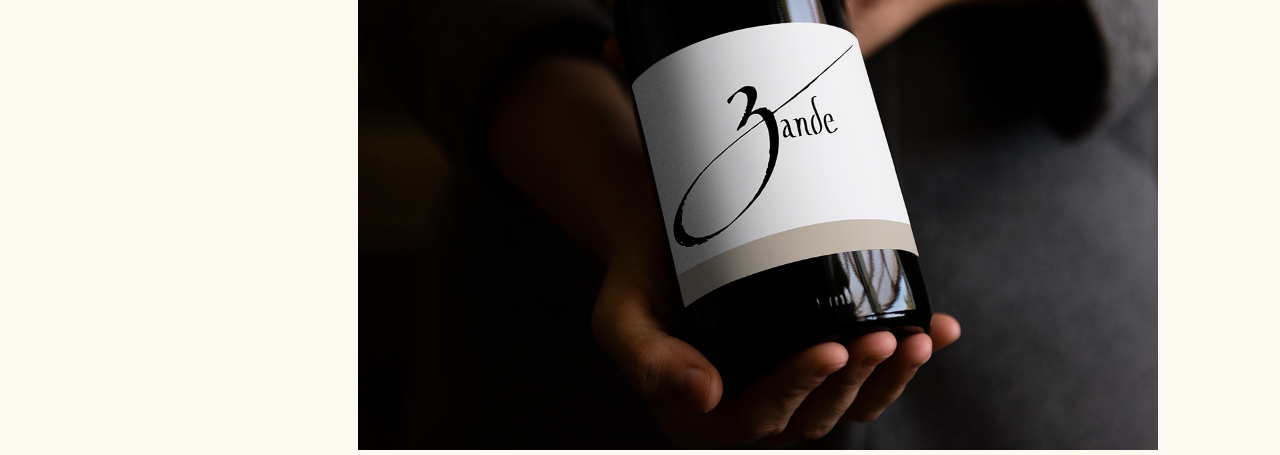
<file: vino.html>
<!DOCTYPE html>
<html lang="en">
  <head>
    <meta charset="UTF-8" />
    <meta name="viewport" content="width=device-width, initial-scale=1.0" />
    <title>e.portfolio</title>
    <link rel="stylesheet" href="vino.css" />
    <link rel="stylesheet" type="text" href="fonts.css" />
    <link rel="icon" type="image/x-icon" href="LOGOS/ESS-03.png" />
  </head>
  <style>
    * div {
      background-color: #fcf9f0;
    }
  </style>
  <body>
        <div class="icon">
      <a href="./Portafolio.html" class="icon">
        <img
          style="width: 95px; height: 95px"
          src="LOGOS/ESS-03.png"
        />
      </a>
      </div>
                   <script>
      const dialog = document.querySelector("dialog");
      const showButton = document.querySelector("dialog + button");
      const closeButton = document.querySelector("dialog button");

      // "Show the dialog" button opens the dialog modally
        showButton.addEventListener("click", () => {
          dialog.showModal();
        });

        // "Close" button closes the dialog
        closeButton.addEventListener("click", () => {
          dialog.close();
        });
    </script>
    <dialog id="info." class="info">
      <p>Este proyecto universitario fue parte de mi curso de caligrafía, donde nos asignaron la tarea de crear el nombre de una marca de vino utilizando plumilla y tinta. La premisa era desarrollar un diseño único y distintivo que reflejara la elegancia y la artesanía asociadas con la producción de vino. Me sumergí en el arte de la caligrafía, explorando diferentes estilos de escritura y técnicas con la plumilla para encontrar la expresión perfecta para la marca. Cada trazo fue cuidadosamente ejecutado a mano, buscando capturar la esencia y la sofisticación del producto. El resultado fue un nombre de marca elaborado con destreza y atención al detalle, listo para añadir un toque de distinción a la etiqueta de una botella de vino.</p>
      <button id="X" class="x">X</button>
    </dialog>
<button id="openDialog" class="Info">Info.</button>
    </div>
    <div class="main">
      <div class="img">
        <img src="./VINO/VINO 1.jpeg" />
        <img src="./VINO/VINO 2.jpeg" />
        <img src="./VINO/VINO 3.jpeg" />
      </div>
    </div>
       <script>
      (function () {
        var updateButton = document.getElementById("openDialog");
        var cancelButton = document.getElementById("X");
        var favDialog = document.getElementById("info.");
 
        // Update button opens a modal dialog
        updateButton.addEventListener("click", function () {
          favDialog.showModal();
        });
 
        // Form cancel button closes the dialog box
        cancelButton.addEventListener("click", function () {
          favDialog.close();
        });
      })();
    </script>
  </body>
</html>
</file>
<file: website.css>
* {
  margin: 0;
  padding: 0;
  align-items: center;
  background-color: #fcf9f0;
  background-size: cover;
}
@font-face {
  font-family: SpartanMedium;
  src: url(./spartan-cufonfonts/Spartan-Medium.ttf);
}
@font-face {
  font-family: SpartanSB;
  src: url(./spartan-cufonfonts/Spartan-SemiBold.ttf);
}
@font-face {
  font-family: SpartanLight;
  src: url(./spartan-cufonfonts/Spartan-Light.ttf);
}
.main {
  width: 100%;
  background: #fcf9f0;
  background-position: center;
  background-size: cover;
  height: auto;
}
ul {
  float: right;
}
ul li {
  list-style: none;
  font-family: SpartanMedium;
  display: inline-block;
  margin-left: 100px;
  margin-top: 50px;
  margin-right: 50px;
  font-size: 20px;
}
ul li a {
  text-decoration: none;
  color: #bb221d;
  font-family: SpartanMedium;
  font-weight: -100;
  padding-bottom: 10px;
  border-bottom: 1.5px solid #bb221d;
}
</file>
<file: about.css>
* {
  margin: 0;
  display: inline-block;
  background-color: #fcf9f0;
  background-size: cover;
}
@font-face {
  font-family: SpartanMedium;
  src: url(./spartan-cufonfonts/Spartan-Medium.ttf);
}
@font-face {
  font-family: SpartanSB;
  src: url(./spartan-cufonfonts/Spartan-SemiBold.ttf);
}
@font-face {
  font-family: SpartanLight;
  src: url(./spartan-cufonfonts/Spartan-Light.ttf);
}
.icon {
  margin-left: 87%;
}
.main {
  background: #fcf9f0;
  background-position: center;
  background-size: cover;
  height: auto;
}
img {
  width: 400px;
  border-radius: 400px;
  margin-left: 25%;
}
.container {
  display: inline-block;
  width: 40%;
  padding: 7%;
  padding-left: 10%;
}
.imagecontainer {
  vertical-align: top;
  padding-top: 10%;
}
</file>
<file: ava.css>
* {
  margin: 0;
  padding: 0;
  background-color: #fcf9f0;
  background-size: cover;
}
@font-face {
  font-family: SpartanMedium;
  src: url(./spartan-cufonfonts/Spartan-Medium.ttf);
}
@font-face {
  font-family: SpartanSB;
  src: url(./spartan-cufonfonts/Spartan-SemiBold.ttf);
}
@font-face {
  font-family: SpartanLight;
  src: url(./spartan-cufonfonts/Spartan-Light.ttf);
}
.icon {
  margin-left: 72%;
  margin-top: 0%;
}
.main {
  position: center;
  justify-content: center;
  align-items: center;
  margin-top: 12px;
  width: 90%;
  display: grid;
  padding-left: 10%;
  grid-template-columns: repeat(auto-fill);
  column-gap: 10px;
  row-gap: 10px;
}
img {
  width: 600px;
  object-fit: cover;
  object-position: center;
  padding: 5px;
  padding-left: 5%;
}
.info {
  font-family: SpartanLight;
  font-size: 10pt;
  line-height: 20pt;
  color: #bb221d;
  position: left;
  text-align: center;
  padding: 5px;
  margin-left: 6%;
  margin-right: 60%;
  border-width: 0;
  position: absolute;
  top: 60px;
  left: 27%;
}
.Info {
  font-family: SpartanSB;
  font-size: 20pt;
  color: #bb221d;
  padding: 0px;
  margin-left: 15%;
  margin-top: 2%;
  border-width: 0;
}
.x {
  font-family: SpartanSB;
  font-size: 10pt;
  color: #bb221d;
  padding: 2px;
  border-width: 0;
  margin-left: 95%;
}
</file>
<file: biberones.css>
* {
  margin: 0;
  padding: 0;
  background-color: #fcf9f0;
  background-size: cover;
}
@font-face {
  font-family: SpartanMedium;
  src: url(./spartan-cufonfonts/Spartan-Medium.ttf);
}
@font-face {
  font-family: SpartanSB;
  src: url(./spartan-cufonfonts/Spartan-SemiBold.ttf);
}
@font-face {
  font-family: SpartanLight;
  src: url(./spartan-cufonfonts/Spartan-Light.ttf);
}
.icon {
  margin-left: 72%;
  margin-top: 0%;
}
.main {
  position: center;
  justify-content: center;
  align-items: center;
  margin-top: 12px;
  width: 90%;
  display: grid;
  padding-left: 13%;
  grid-template-columns: repeat(auto-fill);
  column-gap: 10px;
  row-gap: 10px;
}
img {
  width: 600px;
  object-fit: cover;
  object-position: center;
  padding: 2px;
  padding-left: 2%;
}
.info {
  font-family: SpartanLight;
  font-size: 10pt;
  line-height: 20pt;
  color: #bb221d;
  position: left;
  text-align: center;
  padding: 5px;
  margin-left: 6%;
  margin-right: 60%;
  border-width: 0;
  position: absolute;
  top: 60px;
  left: 27%;
}
.Info {
  font-family: SpartanSB;
  font-size: 20pt;
  color: #bb221d;
  padding: 0px;
  margin-left: 15%;
  margin-top: 2%;
  border-width: 0;
}
.x {
  font-family: SpartanSB;
  font-size: 10pt;
  color: #bb221d;
  padding: 2px;
  border-width: 0;
  margin-left: 95%;
}
</file>
<file: Contact.css>
* {
  margin: 0;
  padding: 10px;
  background-color: #bb221d;
  background-size: cover;
}
@font-face {
  font-family: SpartanMedium;
  src: url(./spartan-cufonfonts/Spartan-Medium.ttf);
}
@font-face {
  font-family: SpartanSB;
  src: url(./spartan-cufonfonts/Spartan-SemiBold.ttf);
}
@font-face {
  font-family: SpartanLight;
  src: url(./spartan-cufonfonts/Spartan-Light.ttf);
}
.icon {
  margin-left: 75%;
  margin-top: -1%;
}
.body {
  margin-top: 5%;
  display: relative;
  padding-left: 35%;
  position: center;
}
.container {
  text-align: left;
}
img {
  display: inline-block;
  width: 45px;
  height: 45px;
}
p {
  display: inline-block;
  font-family: SpartanLight;
  font-style: bold;
  font-size: 20pt;
  color: #fcf9f0;
  text-align: left;
  position: absolute;
  margin-top: 10px;
}
.row {
  vertical-align: middle;
}
</file>
<file: dibujo.css>
* {
  margin: 0;
  padding: 0;
  background-color: #fcf9f0;
  background-size: cover;
}
@font-face {
  font-family: SpartanMedium;
  src: url(./spartan-cufonfonts/Spartan-Medium.ttf);
}
@font-face {
  font-family: SpartanSB;
  src: url(./spartan-cufonfonts/Spartan-SemiBold.ttf);
}
@font-face {
  font-family: SpartanLight;
  src: url(./spartan-cufonfonts/Spartan-Light.ttf);
}
.icon {
  margin-left: 72%;
  margin-top: 0%;
}
.main {
  position: center;
  justify-content: center;
  align-items: center;
  margin-top: 12px;
  width: 90%;
  display: grid;
  padding-left: 5%;
  grid-template-columns: repeat(auto-fill);
  column-gap: 10px;
  row-gap: 10px;
}
img {
  width: 720px;
  object-fit: cover;
  object-position: center;
  padding: 5px;
  padding-left: 0%;
}
.info {
  font-family: SpartanLight;
  font-size: 10pt;
  line-height: 20pt;
  color: #bb221d;
  position: left;
  text-align: center;
  padding: 5px;
  margin-left: 6%;
  margin-right: 60%;
  border-width: 0;
  position: absolute;
  top: 60px;
  left: 27%;
}
.Info {
  font-family: SpartanSB;
  font-size: 20pt;
  color: #bb221d;
  padding: 0px;
  margin-left: 15%;
  margin-top: 2%;
  border-width: 0;
}
.x {
  font-family: SpartanSB;
  font-size: 10pt;
  color: #bb221d;
  padding: 2px;
  border-width: 0;
  margin-left: 95%;
}
</file>
<file: revista.css>
* {
  margin: 0;
  padding: 0;
  background-color: #fcf9f0;
  background-size: cover;
}
@font-face {
  font-family: SpartanMedium;
  src: url(./spartan-cufonfonts/Spartan-Medium.ttf);
}
@font-face {
  font-family: SpartanSB;
  src: url(./spartan-cufonfonts/Spartan-SemiBold.ttf);
}
@font-face {
  font-family: SpartanLight;
  src: url(./spartan-cufonfonts/Spartan-Light.ttf);
}
.icon {
  margin-left: 72%;
  margin-top: 0%;
}
.main {
  position: center;
  justify-content: center;
  align-items: center;
  margin-top: 12px;
  width: 90%;
  display: grid;
  padding-left: 13%;
  grid-template-columns: repeat(auto-fill);
  column-gap: 10px;
  row-gap: 10px;
}
img {
  width: 600px;
  object-fit: cover;
  object-position: center;
  padding: 1px;
  padding-left: 2%;
}
.info {
  font-family: SpartanLight;
  font-size: 10pt;
  line-height: 20pt;
  color: #bb221d;
  position: left;
  text-align: center;
  padding: 5px;
  margin-left: 6%;
  margin-right: 60%;
  border-width: 0;
  position: absolute;
  top: 60px;
  left: 27%;
}
.Info {
  font-family: SpartanSB;
  font-size: 20pt;
  color: #bb221d;
  padding: 0px;
  margin-left: 15%;
  margin-top: 2%;
  border-width: 0;
}
.x {
  font-family: SpartanSB;
  font-size: 10pt;
  color: #bb221d;
  padding: 2px;
  border-width: 0;
  margin-left: 95%;
}
</file>
<file: tequila.css>
* {
  margin: 0;
  padding: 0;
  background-color: #fcf9f0;
  background-size: cover;
}
@font-face {
  font-family: SpartanMedium;
  src: url(./spartan-cufonfonts/Spartan-Medium.ttf);
}
@font-face {
  font-family: SpartanSB;
  src: url(./spartan-cufonfonts/Spartan-SemiBold.ttf);
}
@font-face {
  font-family: SpartanLight;
  src: url(./spartan-cufonfonts/Spartan-Light.ttf);
}
.icon {
  margin-left: 72%;
  margin-top: 0%;
}
.main {
  position: center;
  justify-content: center;
  align-items: center;
  margin-top: 12px;
  width: 90%;
  display: grid;
  padding-left: 5%;
  grid-template-columns: repeat(auto-fill);
  column-gap: 10px;
  row-gap: 10px;
}
img {
  width: 405px;
  object-fit: cover;
  object-position: center;
  padding: 5px;
  padding-left: 0%;
}
.info {
  font-family: SpartanLight;
  font-size: 10pt;
  line-height: 20pt;
  color: #bb221d;
  position: left;
  text-align: center;
  padding: 5px;
  margin-left: 6%;
  margin-right: 60%;
  border-width: 0;
  position: absolute;
  top: 60px;
  left: 27%;
}
.Info {
  font-family: SpartanSB;
  font-size: 20pt;
  color: #bb221d;
  padding: 0px;
  margin-left: 15%;
  margin-top: 2%;
  border-width: 0;
}
.x {
  font-family: SpartanSB;
  font-size: 10pt;
  color: #bb221d;
  padding: 2px;
  border-width: 0;
  margin-left: 95%;
}
</file>
<file: vino.css>
* {
  margin: 0;
  padding: 0;
  background-color: #fcf9f0;
  background-size: cover;
}
@font-face {
  font-family: SpartanMedium;
  src: url(./spartan-cufonfonts/Spartan-Medium.ttf);
}
@font-face {
  font-family: SpartanSB;
  src: url(./spartan-cufonfonts/Spartan-SemiBold.ttf);
}
@font-face {
  font-family: SpartanLight;
  src: url(./spartan-cufonfonts/Spartan-Light.ttf);
}
.icon {
  margin-left: 63%;
  margin-top: 0%;
}
.main {
  position: center;
  justify-content: center;
  align-items: center;
  margin-top: 12px;
  width: 90%;
  display: grid;
  padding-left: 10%;
  grid-template-columns: repeat(auto-fill);
  column-gap: 10px;
  row-gap: 10px;
}
img {
  width: 800px;
  object-fit: cover;
  object-position: center;
  padding: 1px;
  padding-left: 20%;
}
.info {
  font-family: SpartanLight;
  font-size: 10pt;
  line-height: 20pt;
  color: #bb221d;
  position: left;
  text-align: center;
  padding: 5px;
  margin-left: 6%;
  margin-right: 60%;
  border-width: 0;
  position: absolute;
  top: 60px;
  left: 27%;
}
.Info {
  font-family: SpartanSB;
  font-size: 20pt;
  color: #bb221d;
  padding: 0px;
  margin-left: 15%;
  margin-top: 2%;
  border-width: 0;
}
.x {
  font-family: SpartanSB;
  font-size: 10pt;
  color: #bb221d;
  padding: 2px;
  border-width: 0;
  margin-left: 95%;
}
</file>
